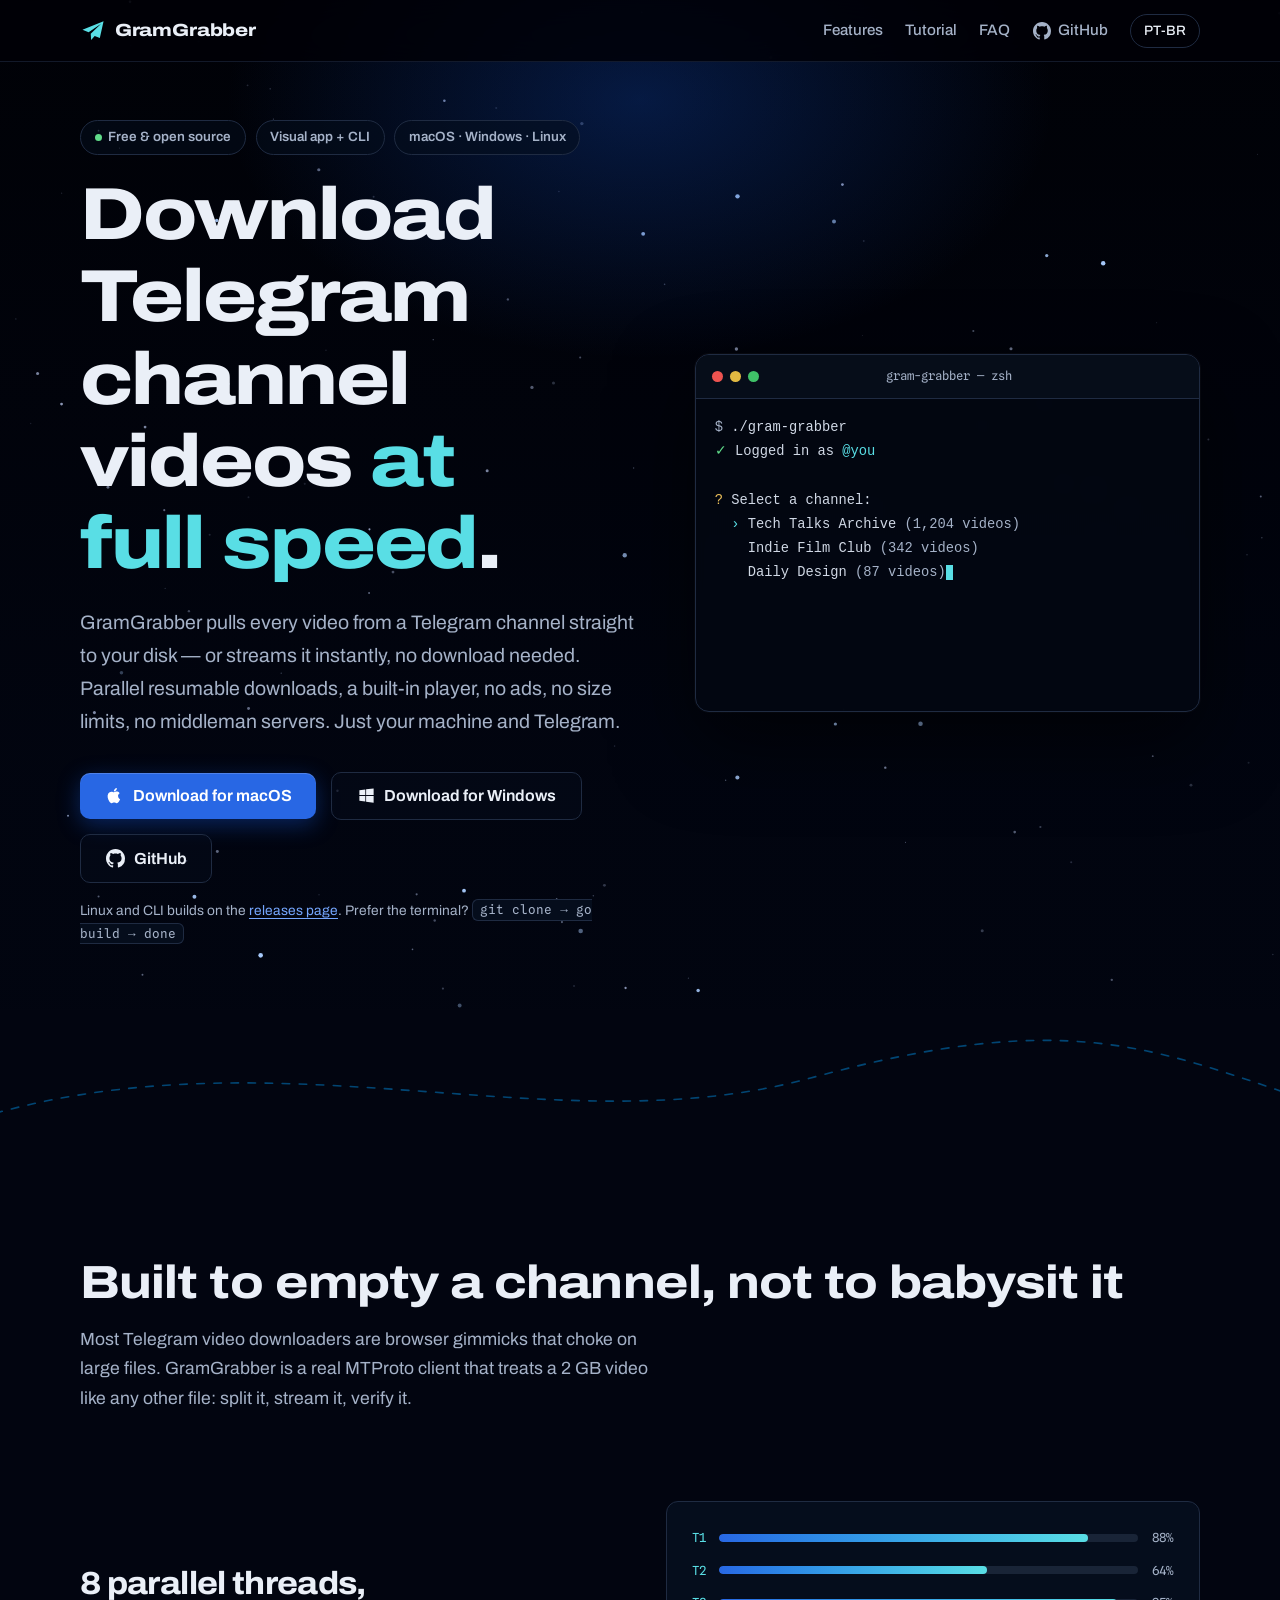
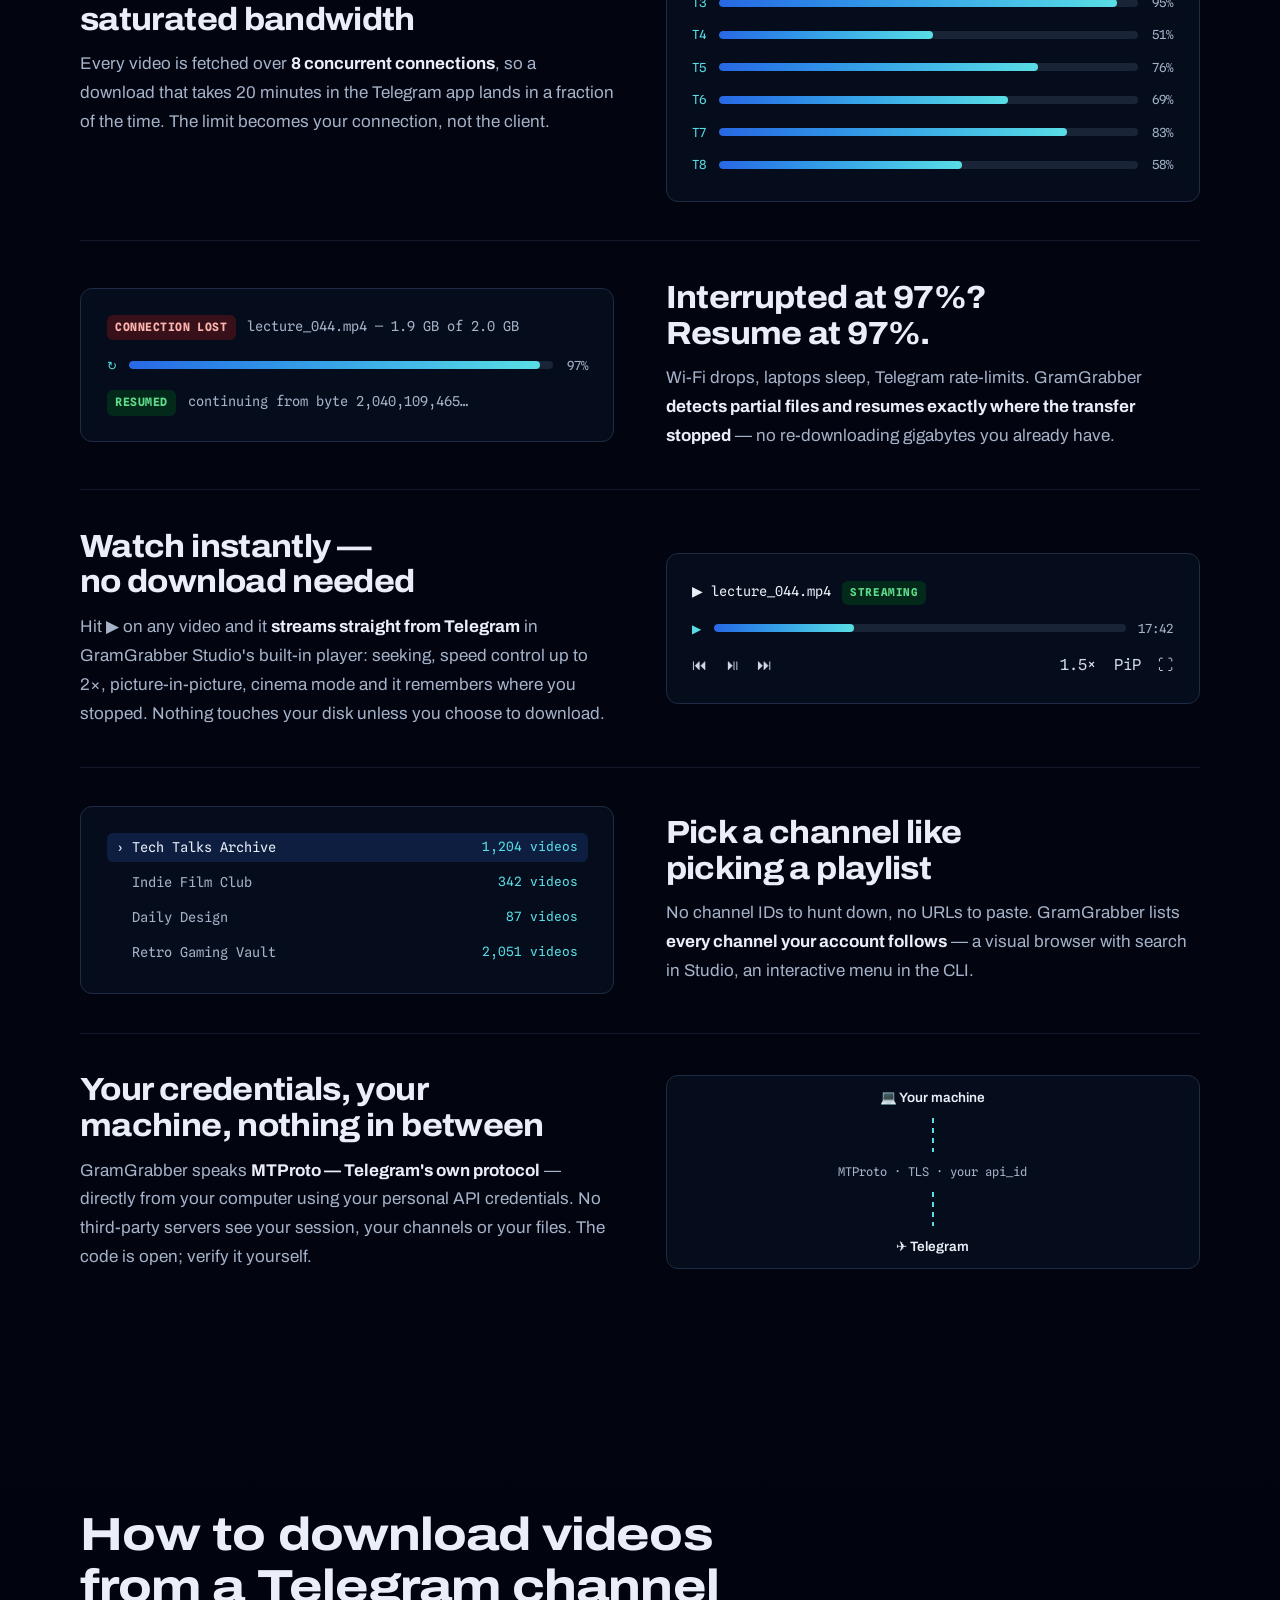
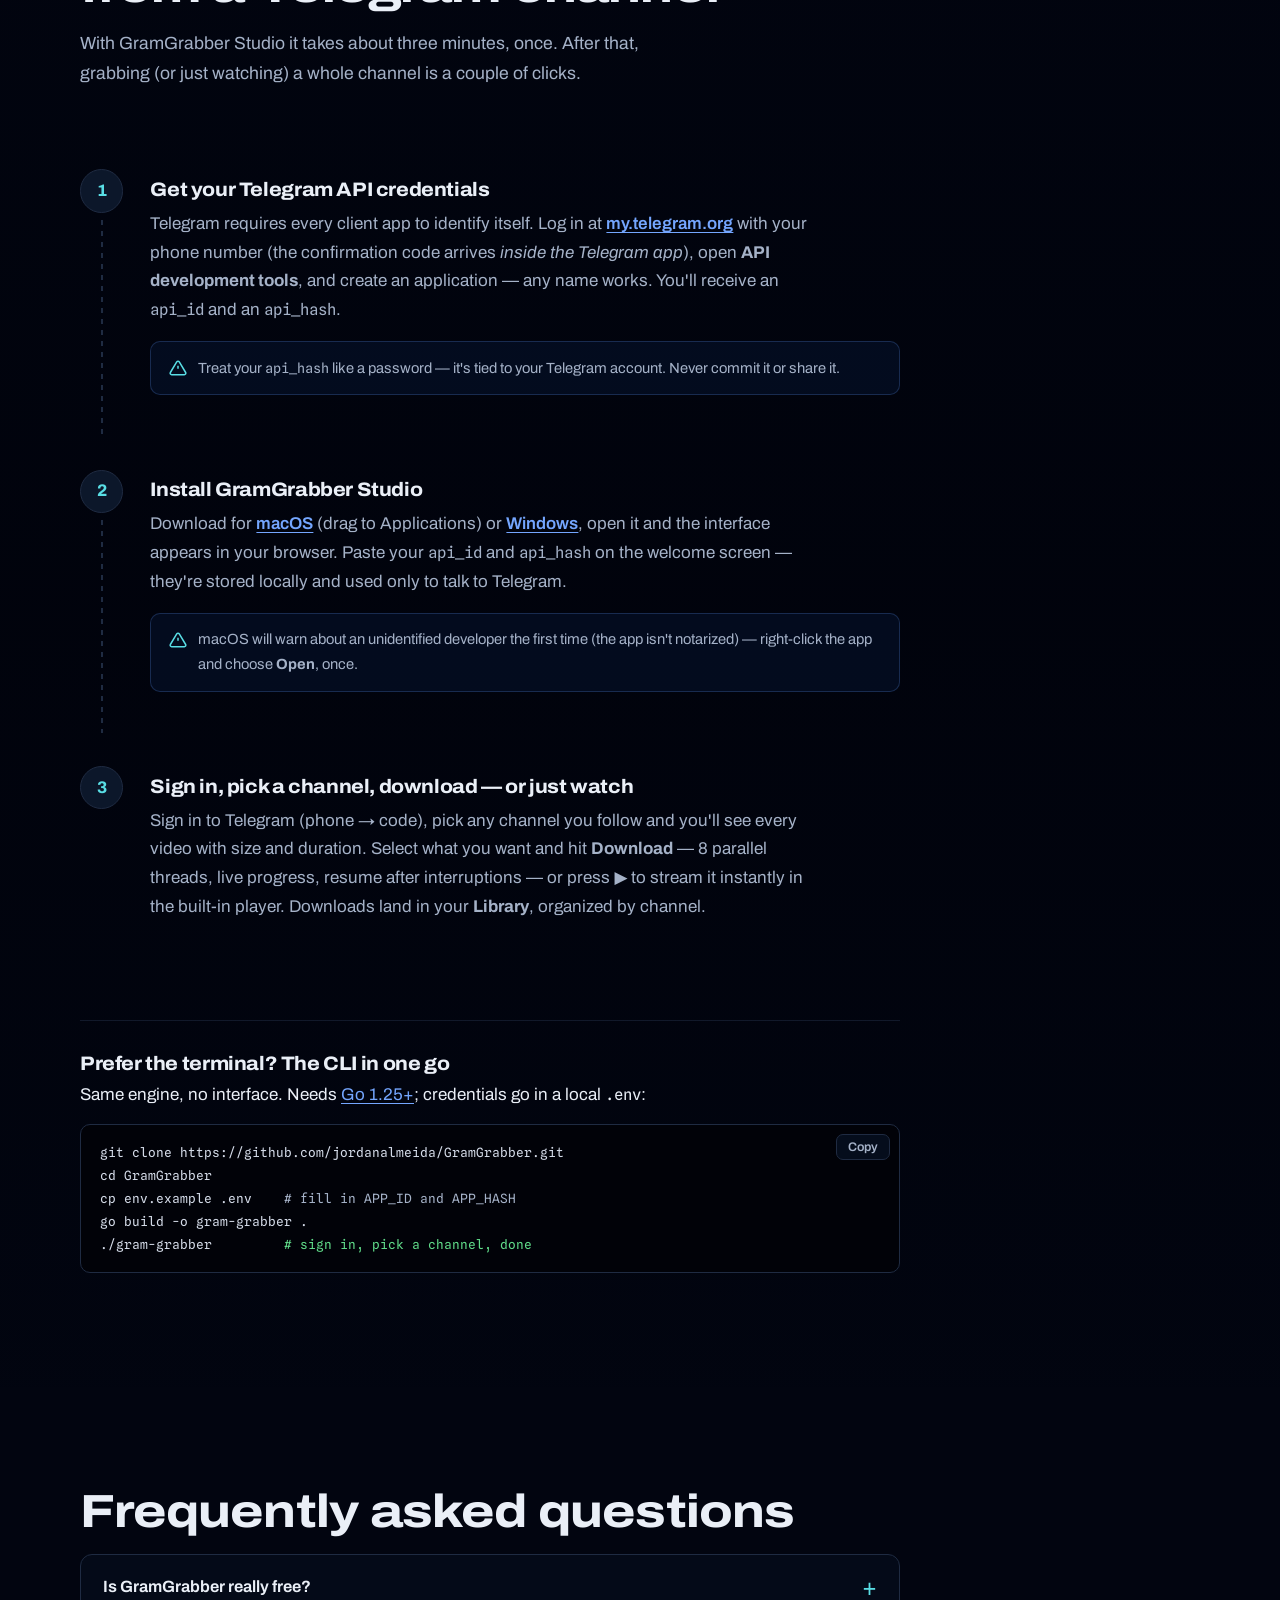
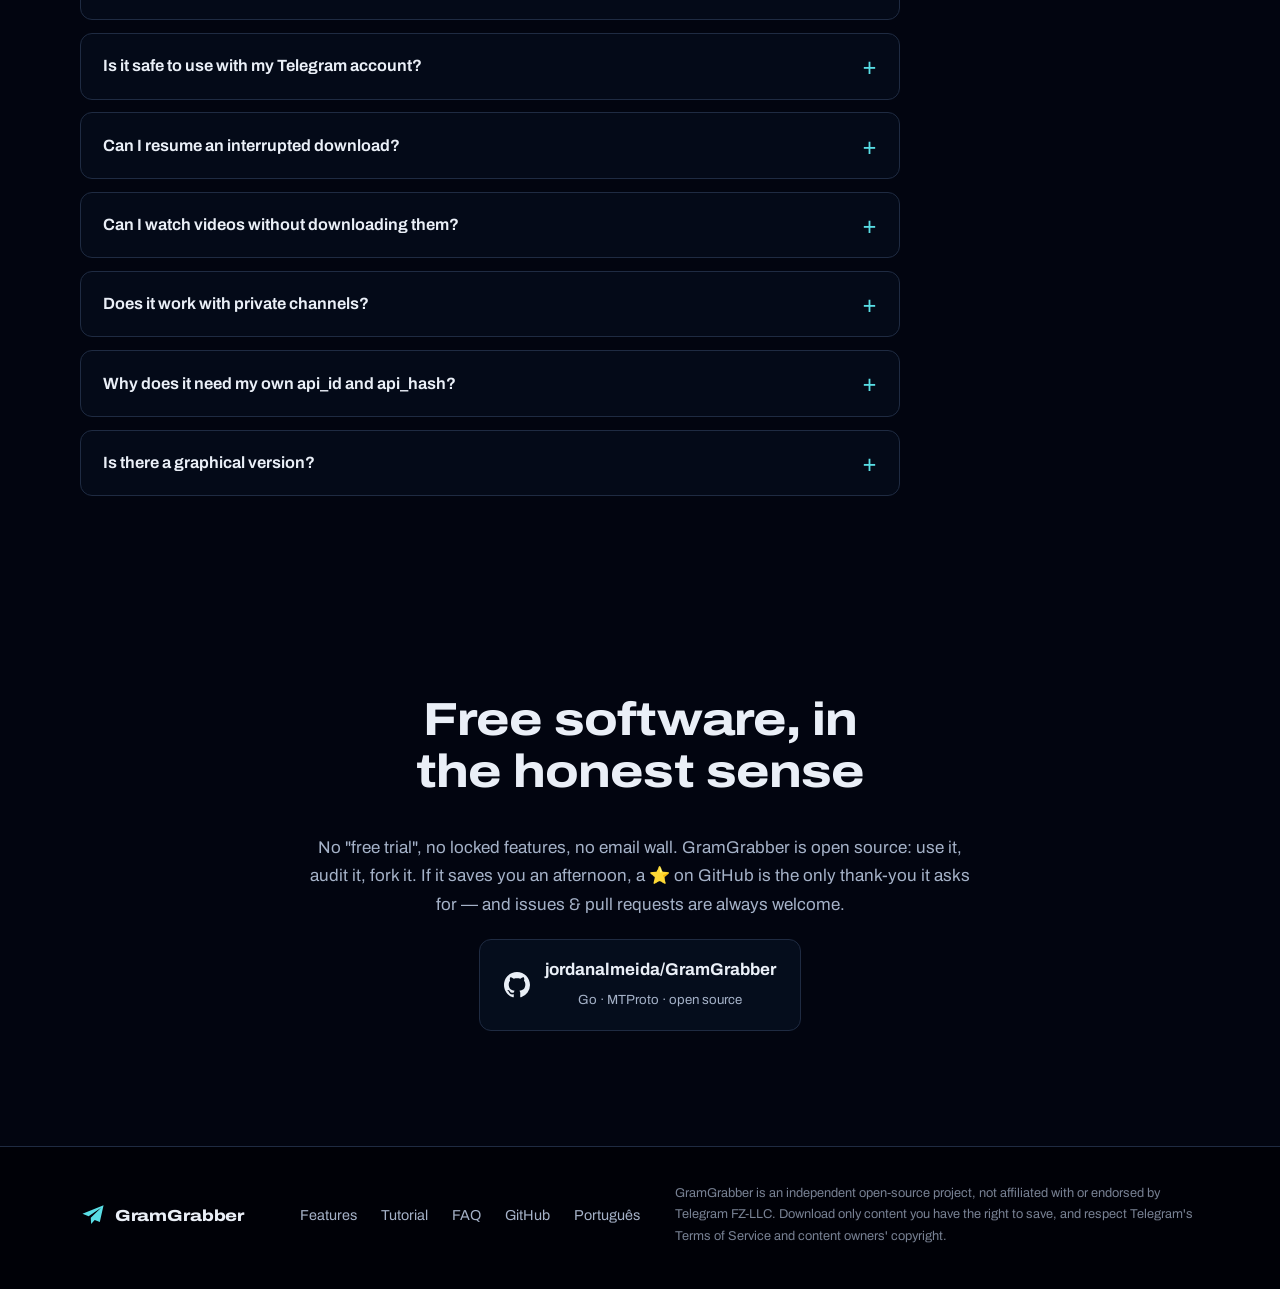
<file: docs/index.html>
<!DOCTYPE html>
<html lang="en">
<head>
<meta charset="UTF-8">
<meta name="viewport" content="width=device-width, initial-scale=1">
<title>GramGrabber — Free Open-Source Telegram Channel Video Downloader</title>
<meta name="description" content="Download videos from Telegram channels at full speed — or watch them instantly without downloading. GramGrabber is a free, open-source app for Mac, Windows and Linux with a built-in player, resumable parallel downloads and no limits.">
<link rel="canonical" href="https://jordanalmeida.github.io/GramGrabber/">
<link rel="alternate" hreflang="en" href="https://jordanalmeida.github.io/GramGrabber/">
<link rel="alternate" hreflang="pt-BR" href="https://jordanalmeida.github.io/GramGrabber/pt/">
<link rel="alternate" hreflang="x-default" href="https://jordanalmeida.github.io/GramGrabber/">
<meta name="theme-color" content="#0a0d1c">
<link rel="icon" type="image/svg+xml" href="favicon.svg">

<!-- Open Graph -->
<meta property="og:type" content="website">
<meta property="og:site_name" content="GramGrabber">
<meta property="og:title" content="GramGrabber — Free Open-Source Telegram Channel Video Downloader">
<meta property="og:description" content="Download every video from a Telegram channel — or watch instantly without downloading. Visual app for Mac/Windows/Linux with built-in player. Open source, free forever.">
<meta property="og:url" content="https://jordanalmeida.github.io/GramGrabber/">
<meta property="og:image" content="https://jordanalmeida.github.io/GramGrabber/og.png">
<meta property="og:image:width" content="1200">
<meta property="og:image:height" content="630">
<meta property="og:locale" content="en_US">
<meta property="og:locale:alternate" content="pt_BR">

<!-- Twitter -->
<meta name="twitter:card" content="summary_large_image">
<meta name="twitter:title" content="GramGrabber — Free Open-Source Telegram Channel Video Downloader">
<meta name="twitter:description" content="Download every video from a Telegram channel to your disk. 8 parallel threads, resumable, open source.">
<meta name="twitter:image" content="https://jordanalmeida.github.io/GramGrabber/og.png">

<!-- Structured data -->
<script type="application/ld+json">
{
  "@context": "https://schema.org",
  "@type": "SoftwareApplication",
  "name": "GramGrabber",
  "operatingSystem": "macOS, Linux, Windows",
  "applicationCategory": "UtilitiesApplication",
  "description": "A free, open-source app to download videos from Telegram channels with parallel resumable downloads, instant streaming playback and a built-in player. Ships as a visual app (Studio) and a CLI.",
  "url": "https://jordanalmeida.github.io/GramGrabber/",
  "downloadUrl": "https://github.com/jordanalmeida/GramGrabber/releases/latest",
  "softwareVersion": "0.1.0",
  "softwareRequirements": "Telegram API credentials",
  "offers": { "@type": "Offer", "price": "0", "priceCurrency": "USD" },
  "isAccessibleForFree": true,
  "license": "https://github.com/jordanalmeida/GramGrabber",
  "author": { "@type": "Person", "name": "Jordan Almeida", "url": "https://github.com/jordanalmeida" }
}
</script>
<script type="application/ld+json">
{
  "@context": "https://schema.org",
  "@type": "HowTo",
  "name": "How to download videos from a Telegram channel with GramGrabber",
  "description": "Install GramGrabber Studio, connect your Telegram account and download or stream every video from a channel in three steps.",
  "totalTime": "PT3M",
  "step": [
    { "@type": "HowToStep", "position": 1, "name": "Get your Telegram API credentials", "text": "Log in at my.telegram.org, open API development tools and create an application to receive your api_id and api_hash.", "url": "https://jordanalmeida.github.io/GramGrabber/#step-1" },
    { "@type": "HowToStep", "position": 2, "name": "Install GramGrabber Studio", "text": "Download the installer for macOS or Windows, open it and paste your credentials on the welcome screen.", "url": "https://jordanalmeida.github.io/GramGrabber/#step-2" },
    { "@type": "HowToStep", "position": 3, "name": "Sign in and grab videos", "text": "Sign in to Telegram in the browser interface, pick any channel you follow, then download videos at full speed or hit play to stream them instantly.", "url": "https://jordanalmeida.github.io/GramGrabber/#step-3" }
  ]
}
</script>
<script type="application/ld+json">
{
  "@context": "https://schema.org",
  "@type": "FAQPage",
  "mainEntity": [
    { "@type": "Question", "name": "Is GramGrabber really free?", "acceptedAnswer": { "@type": "Answer", "text": "Yes. GramGrabber is free and open source. There are no ads, no premium tier, no download limits and no accounts. You can read every line of code on GitHub." } },
    { "@type": "Question", "name": "Is it safe to use with my Telegram account?", "acceptedAnswer": { "@type": "Answer", "text": "GramGrabber talks directly to Telegram through the official MTProto API using your own API credentials. Nothing passes through third-party servers, and your session stays on your machine." } },
    { "@type": "Question", "name": "Can I resume an interrupted download?", "acceptedAnswer": { "@type": "Answer", "text": "Yes. GramGrabber detects partially downloaded files and offers to resume exactly where the transfer stopped." } },
    { "@type": "Question", "name": "Can I watch videos without downloading them?", "acceptedAnswer": { "@type": "Answer", "text": "Yes. In GramGrabber Studio, hit play on any video and it streams straight from Telegram with seeking — nothing is saved to disk unless you choose to download." } },
    { "@type": "Question", "name": "Does it work with private channels?", "acceptedAnswer": { "@type": "Answer", "text": "It works with any channel your Telegram account can access, including private channels you are a member of." } },
    { "@type": "Question", "name": "Why does it need my own api_id and api_hash?", "acceptedAnswer": { "@type": "Answer", "text": "Telegram requires every MTProto client to identify itself with API credentials. Using your own keeps the connection between you and Telegram only — GramGrabber never sees or stores them anywhere else." } },
    { "@type": "Question", "name": "Is there a graphical version?", "acceptedAnswer": { "@type": "Answer", "text": "Yes — GramGrabber Studio, with installers for macOS and Windows (plus a Linux binary): browse channels visually, download with live progress and watch videos in a built-in player with speed control, picture-in-picture and cinema mode. The classic CLI is also included." } }
  ]
}
</script>

<style>
/* ============ tokens ============ */
:root{
  --bg: oklch(11.5% 0.03 262);
  --bg-deep: oklch(8% 0.025 262);
  --surface: oklch(16% 0.035 262);
  --surface-2: oklch(20.5% 0.042 262);
  --line: oklch(29% 0.045 262);
  --ink: oklch(95% 0.012 262);
  --muted: oklch(76% 0.035 262);
  --primary: oklch(55% 0.2 262);
  --primary-deep: oklch(46% 0.19 262);
  --primary-bright: oklch(73% 0.145 262);
  --accent: oklch(83% 0.115 200);
  --success: oklch(80% 0.16 152);
  --amber: oklch(83% 0.13 85);
  --radius: 12px;
  --z-nav: 10;
  --z-skip: 20;
  --font-sans: "Archivo", system-ui, -apple-system, sans-serif;
  --font-mono: "Spline Sans Mono", ui-monospace, "SF Mono", Menlo, monospace;
}
*,*::before,*::after{ box-sizing:border-box; margin:0; padding:0 }
html{ scroll-behavior:smooth; scroll-padding-top:5.5rem }
@media (prefers-reduced-motion: reduce){ html{ scroll-behavior:auto } }
body{
  background:var(--bg); color:var(--ink);
  font-family:var(--font-sans); font-size:1.0625rem; line-height:1.7;
  -webkit-font-smoothing:antialiased; overflow-x:hidden;
}
img,svg,canvas{ max-width:100%; display:block }
a{ color:var(--primary-bright); text-decoration-thickness:1px; text-underline-offset:3px }
a:hover{ color:var(--accent) }
h1,h2,h3{ line-height:1.12; text-wrap:balance; font-weight:750;
  font-variation-settings:"wdth" 118; letter-spacing:-0.02em }
h2{ font-size:clamp(1.8rem, 1.1rem + 3vw, 2.9rem); margin-bottom:1rem }
h3{ font-size:1.22rem; font-variation-settings:"wdth" 108 }
p{ max-width:68ch; text-wrap:pretty }
code,kbd{ font-family:var(--font-mono); font-size:.92em }
:focus-visible{ outline:2px solid var(--accent); outline-offset:3px; border-radius:4px }
::selection{ background:var(--primary); color:#fff }

.skip-link{ position:fixed; top:-4rem; left:1rem; z-index:var(--z-skip);
  background:var(--primary); color:#fff; padding:.6rem 1rem; border-radius:8px;
  transition:top .2s ease-out }
.skip-link:focus{ top:1rem }

.wrap{ width:min(1120px, 100% - 3rem); margin-inline:auto }
@media (max-width:640px){ .wrap{ width:calc(100% - 2.5rem) } }

/* ============ nav ============ */
.nav{
  position:fixed; inset:0 0 auto 0; z-index:var(--z-nav);
  background:color-mix(in oklab, var(--bg-deep) 82%, transparent);
  backdrop-filter:blur(14px); -webkit-backdrop-filter:blur(14px);
  border-bottom:1px solid color-mix(in oklab, var(--line) 60%, transparent);
}
.nav-inner{ display:flex; align-items:center; gap:1.6rem; padding:.85rem 0 }
.brand{ display:flex; align-items:center; gap:.55rem; font-weight:800; font-size:1.1rem;
  font-variation-settings:"wdth" 120; color:var(--ink); text-decoration:none; letter-spacing:-0.01em }
.brand svg{ width:26px; height:26px }
.nav-links{ display:flex; gap:1.4rem; margin-left:auto; align-items:center }
.nav-links a{ color:var(--muted); text-decoration:none; font-size:.95rem; font-weight:500 }
.nav-links a:hover{ color:var(--ink) }
.lang-switch{ border:1px solid var(--line); border-radius:999px; padding:.28rem .8rem;
  font-size:.85rem !important; color:var(--ink) !important; white-space:nowrap }
.lang-switch:hover{ border-color:var(--primary-bright) }
.nav-gh{ display:inline-flex; align-items:center; gap:.45rem }
.nav-gh svg{ width:18px; height:18px; fill:currentColor }
@media (max-width:820px){ .nav-links a:not(.lang-switch):not(.nav-gh){ display:none } }

/* ============ hero ============ */
.hero{ position:relative; min-height:100svh; display:flex; flex-direction:column;
  justify-content:center; padding:7.5rem 0 4rem; isolation:isolate; overflow:clip;
  background:linear-gradient(180deg, var(--bg-deep) 0%, var(--bg) 78%, var(--bg) 100%) }
#sky{ position:absolute; inset:0; z-index:-2; width:100%; height:100% }
.hero-glow{ position:absolute; z-index:-1; width:min(900px,120vw); aspect-ratio:1.6;
  left:50%; top:-18%; transform:translateX(-50%);
  background:radial-gradient(ellipse at center, oklch(46% 0.19 262 / .32), transparent 65%);
  pointer-events:none }
.hero-grid{ display:grid; grid-template-columns:1.05fr .95fr; gap:3.5rem; align-items:center }
.hero-grid > *{ min-width:0 }
@media (max-width:920px){ .hero-grid{ grid-template-columns:1fr; gap:2.8rem } }
.hero h1{
  font-size:clamp(2.5rem, 1.2rem + 5.4vw, 4.6rem);
  font-weight:800; letter-spacing:-0.028em; margin:1.1rem 0 1.3rem;
}
.hero h1 em{ font-style:normal; color:var(--accent) }
.hero-sub{ font-size:clamp(1.05rem, 1rem + .35vw, 1.22rem); color:var(--muted); max-width:52ch }
.hero-badges{ display:flex; flex-wrap:wrap; gap:.6rem; align-items:center }
.pill{ display:inline-flex; align-items:center; gap:.42rem; border:1px solid var(--line);
  border-radius:999px; padding:.32rem .85rem; font-size:.84rem; font-weight:600; color:var(--muted);
  background:color-mix(in oklab, var(--surface) 55%, transparent) }
.pill .dot{ width:7px; height:7px; border-radius:50%; background:var(--success) }
.cta-row{ display:flex; flex-wrap:wrap; gap:.9rem; margin-top:2.1rem; align-items:center }
.btn{ display:inline-flex; align-items:center; gap:.55rem; font-weight:650; font-size:1rem;
  padding:.85rem 1.55rem; border-radius:10px; text-decoration:none; line-height:1;
  transition:transform .18s cubic-bezier(.22,1,.36,1), box-shadow .18s ease-out, background .18s ease-out }
.btn-primary{ background:var(--primary); color:#fff;
  box-shadow:0 6px 22px oklch(46% 0.19 262 / .45), inset 0 1px 0 oklch(100% 0 0 / .18) }
.btn-primary:hover{ background:var(--primary-deep); color:#fff; transform:translateY(-2px);
  box-shadow:0 10px 30px oklch(46% 0.19 262 / .55), inset 0 1px 0 oklch(100% 0 0 / .18) }
.btn-ghost{ border:1px solid var(--line); color:var(--ink);
  background:color-mix(in oklab, var(--surface) 45%, transparent) }
.btn-ghost:hover{ border-color:var(--primary-bright); color:var(--ink); transform:translateY(-2px) }
.btn svg{ width:19px; height:19px; fill:currentColor }
.hero-note{ font-size:.86rem; color:var(--muted); margin-top:1rem }
.hero-note code{ background:var(--surface); border:1px solid var(--line);
  padding:.15rem .45rem; border-radius:6px }

/* ============ terminal ============ */
.term{ background:oklch(13% 0.028 262 / .92); border:1px solid var(--line);
  border-radius:14px; overflow:hidden; font-family:var(--font-mono); font-size:.86rem;
  box-shadow:0 30px 80px oklch(5% 0.02 262 / .6), 0 0 0 1px oklch(100% 0 0 / .03);
  backdrop-filter:blur(6px); -webkit-backdrop-filter:blur(6px) }
.term-bar{ display:flex; align-items:center; gap:.45rem; padding:.7rem 1rem;
  border-bottom:1px solid var(--line); background:oklch(17% 0.03 262 / .8) }
.term-bar i{ width:11px; height:11px; border-radius:50%; background:var(--line) }
.term-bar i:nth-child(1){ background:oklch(65% 0.19 25) }
.term-bar i:nth-child(2){ background:oklch(80% 0.14 90) }
.term-bar i:nth-child(3){ background:oklch(72% 0.17 150) }
.term-title{ margin-left:auto; margin-right:auto; color:var(--muted); font-size:.76rem;
  transform:translateX(-1.6rem) }
.term-body{ padding:1.1rem 1.2rem 1.3rem; min-height:19.5rem; line-height:1.75;
  color:oklch(88% 0.02 262); overflow-x:auto }
@media (max-width:480px){ .term{ font-size:.7rem } .term-body{ min-height:16rem } }
.term-body .tp{ color:var(--muted) } /* prompt */
.term-body .tg{ color:var(--success) }
.term-body .tc{ color:var(--accent) }
.term-body .ta{ color:var(--amber) }
.term-body .bar-bg{ color:oklch(38% 0.05 262) }
.term-caret{ display:inline-block; width:.55em; height:1.05em; background:var(--accent);
  vertical-align:text-bottom; animation:blink 1.06s steps(1) infinite }
@keyframes blink{ 50%{ opacity:0 } }
@media (prefers-reduced-motion: reduce){ .term-caret{ animation:none } }

/* ============ flight path divider ============ */
.flight{ position:relative; height:150px; margin:-1px 0; pointer-events:none }
.flight svg{ position:absolute; inset:0; width:100%; height:100% }
.flight .path{ fill:none; stroke:oklch(55% 0.16 240 / .55); stroke-width:1.6;
  stroke-dasharray:7 9; stroke-linecap:round }
.flight .plane{ fill:var(--accent) }

/* ============ sections ============ */
section{ padding:clamp(4rem, 3rem + 4vw, 7rem) 0; position:relative }
.section-lede{ color:var(--muted); font-size:1.1rem; max-width:58ch; margin-bottom:3rem }

/* features — alternating rows */
.feat{ display:grid; grid-template-columns:1fr 1fr; gap:clamp(2rem,4vw,4.5rem);
  align-items:center; padding:clamp(2.2rem,3vw,3.4rem) 0 }
.feat + .feat{ border-top:1px solid color-mix(in oklab, var(--line) 55%, transparent) }
.feat:nth-child(even) .feat-visual{ order:-1 }
@media (max-width:820px){
  .feat{ grid-template-columns:1fr }
  .feat:nth-child(even) .feat-visual{ order:0 }
}
.feat h3{ font-size:clamp(1.4rem,1.1rem + 1.4vw,2rem); margin-bottom:.8rem }
.feat p{ color:var(--muted) }
.feat p strong{ color:var(--ink) }
.feat-visual{ background:var(--surface); border:1px solid var(--line); border-radius:var(--radius);
  padding:1.6rem; font-family:var(--font-mono); font-size:.85rem; overflow:hidden }
.threads{ display:grid; gap:.7rem }
.thread{ display:grid; grid-template-columns:auto 1fr auto; gap:.8rem; align-items:center;
  color:var(--muted) }
.thread .tno{ color:var(--accent); font-size:.78rem }
.thread .track{ height:8px; border-radius:99px; background:oklch(26% 0.04 262); overflow:hidden }
.thread .fill{ display:block; height:100%; border-radius:99px;
  background:linear-gradient(90deg, var(--primary), var(--accent));
  width:var(--w,60%); transition:width 1.4s cubic-bezier(.22,1,.36,1) }
.thread .pct{ font-size:.78rem; min-width:3.2ch; text-align:right }
.resume-demo{ display:grid; gap:.9rem; color:var(--muted) }
.resume-demo .row{ display:flex; gap:.7rem; align-items:baseline; flex-wrap:wrap }
.resume-demo .tag{ font-size:.72rem; font-weight:700; letter-spacing:.04em; padding:.18rem .55rem;
  border-radius:6px }
.tag-stop{ background:oklch(35% 0.12 25 / .5); color:oklch(85% 0.1 25) }
.tag-go{ background:oklch(32% 0.1 152 / .55); color:var(--success) }
.picker-demo{ display:grid; gap:.35rem; color:var(--muted) }
.picker-demo .sel{ color:var(--ink); background:oklch(30% 0.09 262 / .6); border-radius:6px;
  padding:.2rem .6rem; display:flex; justify-content:space-between; gap:1rem }
.picker-demo .opt{ padding:.2rem .6rem; display:flex; justify-content:space-between; gap:1rem }
.picker-demo .count{ color:var(--accent); font-size:.8rem }
.mtproto{ display:grid; gap:.6rem; justify-items:center; text-align:center; padding:.6rem 0 }
.mtproto .node{ display:flex; align-items:center; gap:.55rem; color:var(--ink); font-weight:600;
  font-family:var(--font-sans) }
.mtproto .link-line{ width:2px; height:34px;
  background:repeating-linear-gradient(180deg, var(--accent) 0 5px, transparent 5px 10px) }
.mtproto .lbl{ font-size:.75rem; color:var(--muted) }
.stream-demo{ display:grid; gap:.8rem; color:var(--muted) }
.stream-demo .sd-title{ color:var(--ink); display:flex; gap:.7rem; align-items:baseline }
.stream-demo .sd-live{ font-size:.68rem; font-weight:700; letter-spacing:.05em;
  padding:.16rem .5rem; border-radius:6px; background:oklch(32% 0.1 152 / .55);
  color:var(--success) }
.stream-demo .sd-controls{ display:flex; gap:1.1rem; align-items:center; font-size:.95rem;
  color:oklch(88% 0.02 262) }
.stream-demo .sd-gap{ flex:1 }

/* ============ tutorial ============ */
.tutorial{ background:linear-gradient(180deg, var(--bg) 0%, oklch(10% 0.03 262) 50%, var(--bg) 100%) }
.steps{ display:block; counter-reset:step; max-width:820px }
.step{ position:relative; padding:2.2rem 0 2.6rem 4.4rem }
.step::before{ counter-increment:step; content:counter(step);
  position:absolute; left:0; top:2.05rem; width:2.7rem; height:2.7rem;
  display:grid; place-items:center; border-radius:50%;
  background:var(--surface-2); border:1px solid var(--line);
  color:var(--accent); font-weight:750; font-size:1.05rem }
.step::after{ content:""; position:absolute; left:1.32rem; top:5.2rem; bottom:0; width:2px;
  background:repeating-linear-gradient(180deg, var(--line) 0 5px, transparent 5px 11px) }
.step:last-child::after{ display:none }
.step h3{ margin-bottom:.55rem; padding-top:.45rem }
.step p{ color:var(--muted); margin-bottom:1rem }
.step p a{ font-weight:600 }
.codeblock{ position:relative; background:oklch(9% 0.025 262); border:1px solid var(--line);
  border-radius:10px; margin:.9rem 0; max-width:100% }
.codeblock pre{ padding:1rem 5.2rem 1rem 1.2rem; overflow-x:auto; font-family:var(--font-mono);
  font-size:.87rem; line-height:1.65; color:oklch(89% 0.02 262) }
.codeblock .cm{ color:var(--muted) }
.codeblock .cs{ color:var(--success) }
.copy-btn{ position:absolute; top:.55rem; right:.55rem; border:1px solid var(--line);
  background:var(--surface); color:var(--muted); font-family:var(--font-sans); font-size:.78rem;
  font-weight:600; padding:.32rem .7rem; border-radius:7px; cursor:pointer;
  transition:color .15s, border-color .15s }
.copy-btn:hover{ color:var(--ink); border-color:var(--primary-bright) }
.step-tip{ display:flex; gap:.7rem; background:oklch(20% 0.06 262 / .5);
  border:1px solid oklch(38% 0.09 262 / .6); border-radius:10px; padding:.85rem 1.1rem;
  font-size:.92rem; color:var(--muted) }
.step-tip svg{ flex:none; width:18px; height:18px; margin-top:.22rem; stroke:var(--accent) }
.cli-alt{ max-width:820px; margin-top:2.5rem; padding-top:2rem;
  border-top:1px solid color-mix(in oklab, var(--line) 55%, transparent) }
.cli-alt h3{ margin-bottom:.4rem }
.cli-alt .hint{ margin-bottom:.4rem }

/* ============ faq ============ */
.faq-list{ max-width:820px; display:grid; gap:.8rem }
.faq-item{ border:1px solid var(--line); border-radius:var(--radius);
  background:color-mix(in oklab, var(--surface) 70%, transparent); overflow:hidden }
.faq-item summary{ cursor:pointer; list-style:none; display:flex; justify-content:space-between;
  gap:1rem; align-items:center; padding:1.15rem 1.4rem; font-weight:650; font-size:1.02rem }
.faq-item summary::-webkit-details-marker{ display:none }
.faq-item summary::after{ content:"+"; font-size:1.5rem; font-weight:400; color:var(--accent);
  line-height:1; transition:transform .25s cubic-bezier(.22,1,.36,1) }
.faq-item[open] summary::after{ transform:rotate(45deg) }
.faq-item .faq-a{ padding:0 1.4rem 1.25rem; color:var(--muted) }
@media (prefers-reduced-motion: reduce){ .faq-item summary::after{ transition:none } }

/* ============ open source ============ */
.oss{ text-align:center; padding-bottom:clamp(5rem,4rem + 4vw,8rem) }
.oss-inner{ max-width:680px; margin-inline:auto; display:grid; justify-items:center; gap:1.2rem }
.oss p{ color:var(--muted) }
.gh-card{ display:inline-flex; align-items:center; gap:.9rem; border:1px solid var(--line);
  border-radius:12px; padding:1rem 1.5rem; text-decoration:none; color:var(--ink);
  background:var(--surface); transition:border-color .2s, transform .2s cubic-bezier(.22,1,.36,1) }
.gh-card:hover{ border-color:var(--primary-bright); transform:translateY(-2px); color:var(--ink) }
.gh-card svg{ width:26px; height:26px; fill:var(--ink) }
.gh-card .gh-name{ font-weight:700 }
.gh-card .gh-sub{ font-size:.83rem; color:var(--muted) }

/* ============ footer ============ */
footer{ border-top:1px solid var(--line); padding:2.2rem 0 2.6rem;
  color:var(--muted); font-size:.9rem; background:var(--bg-deep) }
.foot-inner{ display:flex; flex-wrap:wrap; gap:1.2rem 2.2rem; align-items:center }
.foot-inner .brand{ font-size:1rem }
.foot-links{ display:flex; gap:1.5rem; margin-left:auto; flex-wrap:wrap }
.foot-links a{ color:var(--muted); text-decoration:none }
.foot-links a:hover{ color:var(--ink) }
.legal{ width:100%; font-size:.8rem; color:oklch(60% 0.03 262); max-width:75ch }

/* ============ reveals (JS enhancement only) ============ */
.js .reveal{ opacity:0; transform:translateY(22px);
  transition:opacity .7s ease-out, transform .7s cubic-bezier(.22,1,.36,1) }
.js .reveal.in{ opacity:1; transform:none }
@media (prefers-reduced-motion: reduce){
  .js .reveal{ opacity:1; transform:none; transition:none }
}
</style>

<link rel="preconnect" href="https://fonts.googleapis.com">
<link rel="preconnect" href="https://fonts.gstatic.com" crossorigin>
<link href="https://fonts.googleapis.com/css2?family=Archivo:wdth,wght@62..125,100..900&family=Spline+Sans+Mono:wght@400;500;600&display=swap" rel="stylesheet">
</head>
<body>
<a class="skip-link" href="#main">Skip to content</a>

<nav class="nav" aria-label="Main">
  <div class="wrap nav-inner">
    <a class="brand" href="#top" aria-label="GramGrabber home">
      <svg viewBox="0 0 32 32" aria-hidden="true"><path d="M29 4 3 14.4l7.6 3.2L26 7 13.2 19.5l.5 7.5 4.4-5 6.3 2.7L29 4Z" fill="oklch(83% 0.115 200)"/></svg>
      GramGrabber
    </a>
    <div class="nav-links">
      <a href="#features">Features</a>
      <a href="#tutorial">Tutorial</a>
      <a href="#faq">FAQ</a>
      <a class="nav-gh" href="https://github.com/jordanalmeida/GramGrabber" rel="noopener">
        <svg viewBox="0 0 16 16" aria-hidden="true"><path d="M8 0C3.58 0 0 3.58 0 8c0 3.54 2.29 6.53 5.47 7.59.4.07.55-.17.55-.38 0-.19-.01-.82-.01-1.49-2.01.37-2.53-.49-2.69-.94-.09-.23-.48-.94-.82-1.13-.28-.15-.68-.52-.01-.53.63-.01 1.08.58 1.23.82.72 1.21 1.87.87 2.33.66.07-.52.28-.87.51-1.07-1.78-.2-3.64-.89-3.64-3.95 0-.87.31-1.59.82-2.15-.08-.2-.36-1.02.08-2.12 0 0 .67-.21 2.2.82.64-.18 1.32-.27 2-.27s1.36.09 2 .27c1.53-1.04 2.2-.82 2.2-.82.44 1.1.16 1.92.08 2.12.51.56.82 1.27.82 2.15 0 3.07-1.87 3.75-3.65 3.95.29.25.54.73.54 1.48 0 1.07-.01 1.93-.01 2.2 0 .21.15.46.55.38A8.01 8.01 0 0 0 16 8c0-4.42-3.58-8-8-8Z"/></svg>
        GitHub
      </a>
      <a class="lang-switch" href="pt/" lang="pt-BR" hreflang="pt-BR">PT-BR</a>
    </div>
  </div>
</nav>

<main id="main">
<!-- ================= HERO ================= -->
<header class="hero" id="top">
  <canvas id="sky" aria-hidden="true"></canvas>
  <div class="hero-glow" aria-hidden="true"></div>
  <div class="wrap hero-grid">
    <div>
      <div class="hero-badges">
        <span class="pill"><span class="dot"></span>Free &amp; open source</span>
        <span class="pill">Visual app + CLI</span>
        <span class="pill">macOS · Windows · Linux</span>
      </div>
      <h1>Download Telegram channel videos <em>at full speed</em>.</h1>
      <p class="hero-sub">GramGrabber pulls every video from a Telegram channel straight to your disk — or streams it instantly, no download needed. Parallel resumable downloads, a built-in player, no ads, no size limits, no middleman servers. Just your machine and Telegram.</p>
      <div class="cta-row">
        <a class="btn btn-primary" href="https://github.com/jordanalmeida/GramGrabber/releases/latest/download/GramGrabber-Studio-mac.dmg">
          <svg viewBox="0 0 24 24" aria-hidden="true"><path d="M16.4 12.7c0-2.4 2-3.6 2.1-3.7-1.1-1.7-2.9-1.9-3.5-1.9-1.5-.2-2.9.9-3.7.9-.8 0-1.9-.9-3.2-.86-1.6 0-3.1 1-4 2.4-1.7 3-0.4 7.4 1.2 9.8.8 1.2 1.8 2.5 3.1 2.4 1.2-.05 1.7-.8 3.2-.8s1.9.8 3.2.77c1.3 0 2.2-1.2 3-2.4.9-1.4 1.3-2.7 1.3-2.8-.03-.01-2.6-1-2.6-3.9ZM14 5.6c.7-.8 1.1-1.9 1-3-1 .04-2.1.65-2.8 1.4-.6.7-1.2 1.8-1 2.9 1.1.1 2.2-.5 2.8-1.4Z"/></svg>
          Download for macOS
        </a>
        <a class="btn btn-ghost" href="https://github.com/jordanalmeida/GramGrabber/releases/latest/download/gram-grabber-studio_windows.exe">
          <svg viewBox="0 0 24 24" aria-hidden="true"><path d="M3 5.5 10.5 4.4v7.1H3V5.5Zm0 13 7.5 1.1v-7H3v5.9ZM11.5 4.2 21 3v8.5h-9.5V4.2Zm0 15.6L21 21v-8.5h-9.5v7.3Z"/></svg>
          Download for Windows
        </a>
        <a class="btn btn-ghost" href="https://github.com/jordanalmeida/GramGrabber" rel="noopener">
          <svg viewBox="0 0 16 16" aria-hidden="true"><path d="M8 0C3.58 0 0 3.58 0 8c0 3.54 2.29 6.53 5.47 7.59.4.07.55-.17.55-.38 0-.19-.01-.82-.01-1.49-2.01.37-2.53-.49-2.69-.94-.09-.23-.48-.94-.82-1.13-.28-.15-.68-.52-.01-.53.63-.01 1.08.58 1.23.82.72 1.21 1.87.87 2.33.66.07-.52.28-.87.51-1.07-1.78-.2-3.64-.89-3.64-3.95 0-.87.31-1.59.82-2.15-.08-.2-.36-1.02.08-2.12 0 0 .67-.21 2.2.82.64-.18 1.32-.27 2-.27s1.36.09 2 .27c1.53-1.04 2.2-.82 2.2-.82.44 1.1.16 1.92.08 2.12.51.56.82 1.27.82 2.15 0 3.07-1.87 3.75-3.65 3.95.29.25.54.73.54 1.48 0 1.07-.01 1.93-.01 2.2 0 .21.15.46.55.38A8.01 8.01 0 0 0 16 8c0-4.42-3.58-8-8-8Z"/></svg>
          GitHub
        </a>
      </div>
      <p class="hero-note">Linux and CLI builds on the <a href="https://github.com/jordanalmeida/GramGrabber/releases/latest" rel="noopener">releases page</a>. Prefer the terminal? <code>git clone → go build → done</code></p>
    </div>

    <div class="term reveal" aria-label="GramGrabber terminal demo">
      <div class="term-bar" aria-hidden="true"><i></i><i></i><i></i><span class="term-title">gram-grabber — zsh</span></div>
      <pre class="term-body" id="termDemo"><span class="tp">$</span> ./gram-grabber
<span class="tg">✓</span> Logged in as <span class="tc">@you</span>

<span class="ta">?</span> Select a channel:
  <span class="tc">›</span> Tech Talks Archive <span class="tp">(1,204 videos)</span>
    Indie Film Club <span class="tp">(342 videos)</span>
    Daily Design <span class="tp">(87 videos)</span>

<span class="tg">↓</span> Downloading with 8 threads…
 lecture_042.mp4  <span class="tc">[██████████████░░░░░░]</span> 71%  <span class="tg">38.2 MB/s</span>
 lecture_043.mp4  <span class="tc">[█████████░░░░░░░░░░░]</span> 46%  <span class="tg">35.7 MB/s</span>
 lecture_044.mp4  <span class="tc">[███████████████████░]</span> 97%  <span class="tg">40.1 MB/s</span><span class="term-caret" aria-hidden="true"></span></pre>
    </div>
  </div>
</header>

<div class="flight" aria-hidden="true">
  <svg viewBox="0 0 1200 150" preserveAspectRatio="none">
    <path class="path" id="flightPath" d="M-20,110 C260,20 520,140 760,70 S1080,40 1220,90"/>
    <g id="planeG"><path class="plane" d="M0,-7 L14,0 L0,7 L3.5,0 Z"/></g>
  </svg>
</div>

<!-- ================= FEATURES ================= -->
<section id="features" aria-labelledby="features-h">
  <div class="wrap">
    <h2 id="features-h" class="reveal">Built to empty a channel, not to babysit it</h2>
    <p class="section-lede reveal">Most Telegram video downloaders are browser gimmicks that choke on large files. GramGrabber is a real MTProto client that treats a 2&nbsp;GB video like any other file: split it, stream it, verify it.</p>

    <div class="feat reveal">
      <div>
        <h3>8 parallel threads, saturated bandwidth</h3>
        <p>Every video is fetched over <strong>8 concurrent connections</strong>, so a download that takes 20 minutes in the Telegram app lands in a fraction of the time. The limit becomes your connection, not the client.</p>
      </div>
      <div class="feat-visual threads" role="img" aria-label="Eight download threads running in parallel">
        <div class="thread"><span class="tno">T1</span><span class="track"><span class="fill" style="--w:88%"></span></span><span class="pct">88%</span></div>
        <div class="thread"><span class="tno">T2</span><span class="track"><span class="fill" style="--w:64%"></span></span><span class="pct">64%</span></div>
        <div class="thread"><span class="tno">T3</span><span class="track"><span class="fill" style="--w:95%"></span></span><span class="pct">95%</span></div>
        <div class="thread"><span class="tno">T4</span><span class="track"><span class="fill" style="--w:51%"></span></span><span class="pct">51%</span></div>
        <div class="thread"><span class="tno">T5</span><span class="track"><span class="fill" style="--w:76%"></span></span><span class="pct">76%</span></div>
        <div class="thread"><span class="tno">T6</span><span class="track"><span class="fill" style="--w:69%"></span></span><span class="pct">69%</span></div>
        <div class="thread"><span class="tno">T7</span><span class="track"><span class="fill" style="--w:83%"></span></span><span class="pct">83%</span></div>
        <div class="thread"><span class="tno">T8</span><span class="track"><span class="fill" style="--w:58%"></span></span><span class="pct">58%</span></div>
      </div>
    </div>

    <div class="feat reveal">
      <div>
        <h3>Interrupted at 97%? Resume at 97%.</h3>
        <p>Wi-Fi drops, laptops sleep, Telegram rate-limits. GramGrabber <strong>detects partial files and resumes exactly where the transfer stopped</strong> — no re-downloading gigabytes you already have.</p>
      </div>
      <div class="feat-visual resume-demo" role="img" aria-label="A download interrupted at 97 percent resuming from the same point">
        <div class="row"><span class="tag tag-stop">CONNECTION LOST</span><span>lecture_044.mp4 — 1.9 GB of 2.0 GB</span></div>
        <div class="thread"><span class="tno">↻</span><span class="track"><span class="fill" style="--w:97%"></span></span><span class="pct">97%</span></div>
        <div class="row"><span class="tag tag-go">RESUMED</span><span>continuing from byte 2,040,109,465…</span></div>
      </div>
    </div>

    <div class="feat reveal">
      <div>
        <h3>Watch instantly — no download needed</h3>
        <p>Hit ▶ on any video and it <strong>streams straight from Telegram</strong> in GramGrabber Studio's built-in player: seeking, speed control up to 2×, picture-in-picture, cinema mode and it remembers where you stopped. Nothing touches your disk unless you choose to download.</p>
      </div>
      <div class="feat-visual stream-demo" role="img" aria-label="Built-in player streaming a video with progress and controls">
        <div class="sd-title">▶ lecture_044.mp4 <span class="sd-live">STREAMING</span></div>
        <div class="thread"><span class="tno">▶</span><span class="track"><span class="fill" style="--w:34%"></span></span><span class="pct">17:42</span></div>
        <div class="sd-controls"><span>⏮</span><span>⏯</span><span>⏭</span><span class="sd-gap"></span><span>1.5×</span><span>PiP</span><span>⛶</span></div>
      </div>
    </div>

    <div class="feat reveal">
      <div>
        <h3>Pick a channel like picking a playlist</h3>
        <p>No channel IDs to hunt down, no URLs to paste. GramGrabber lists <strong>every channel your account follows</strong> — a visual browser with search in Studio, an interactive menu in the CLI.</p>
      </div>
      <div class="feat-visual picker-demo" role="img" aria-label="Interactive channel selection menu">
        <div class="sel"><span>› Tech Talks Archive</span><span class="count">1,204 videos</span></div>
        <div class="opt"><span>&nbsp;&nbsp;Indie Film Club</span><span class="count">342 videos</span></div>
        <div class="opt"><span>&nbsp;&nbsp;Daily Design</span><span class="count">87 videos</span></div>
        <div class="opt"><span>&nbsp;&nbsp;Retro Gaming Vault</span><span class="count">2,051 videos</span></div>
      </div>
    </div>

    <div class="feat reveal">
      <div>
        <h3>Your credentials, your machine, nothing in between</h3>
        <p>GramGrabber speaks <strong>MTProto — Telegram's own protocol</strong> — directly from your computer using your personal API credentials. No third-party servers see your session, your channels or your files. The code is open; verify it yourself.</p>
      </div>
      <div class="feat-visual mtproto" role="img" aria-label="Diagram: your machine connects directly to Telegram with no server in between">
        <div class="node">💻 Your machine</div>
        <div class="link-line"></div>
        <div class="lbl">MTProto · TLS · your api_id</div>
        <div class="link-line"></div>
        <div class="node">✈️ Telegram</div>
      </div>
    </div>
  </div>
</section>

<!-- ================= TUTORIAL ================= -->
<section id="tutorial" class="tutorial" aria-labelledby="tutorial-h">
  <div class="wrap">
    <h2 id="tutorial-h" class="reveal">How to download videos from a Telegram channel</h2>
    <p class="section-lede reveal">With GramGrabber Studio it takes about three minutes, once. After that, grabbing (or just watching) a whole channel is a couple of clicks.</p>

    <div class="steps">
      <div class="step reveal" id="step-1">
        <h3>Get your Telegram API credentials</h3>
        <p>Telegram requires every client app to identify itself. Log in at <a href="https://my.telegram.org" rel="noopener">my.telegram.org</a> with your phone number (the confirmation code arrives <em>inside the Telegram app</em>), open <strong>API development tools</strong>, and create an application — any name works. You'll receive an <code>api_id</code> and an <code>api_hash</code>.</p>
        <div class="step-tip">
          <svg viewBox="0 0 24 24" fill="none" stroke-width="2" aria-hidden="true"><path d="M12 9v4m0 4h.01M10.3 3.9 1.8 18a2 2 0 0 0 1.7 3h17a2 2 0 0 0 1.7-3L13.7 3.9a2 2 0 0 0-3.4 0Z"/></svg>
          <span>Treat your <code>api_hash</code> like a password — it's tied to your Telegram account. Never commit it or share it.</span>
        </div>
      </div>

      <div class="step reveal" id="step-2">
        <h3>Install GramGrabber Studio</h3>
        <p>Download for <a href="https://github.com/jordanalmeida/GramGrabber/releases/latest/download/GramGrabber-Studio-mac.dmg">macOS</a> (drag to Applications) or <a href="https://github.com/jordanalmeida/GramGrabber/releases/latest/download/gram-grabber-studio_windows.exe">Windows</a>, open it and the interface appears in your browser. Paste your <code>api_id</code> and <code>api_hash</code> on the welcome screen — they're stored locally and used only to talk to Telegram.</p>
        <div class="step-tip">
          <svg viewBox="0 0 24 24" fill="none" stroke-width="2" aria-hidden="true"><path d="M12 9v4m0 4h.01M10.3 3.9 1.8 18a2 2 0 0 0 1.7 3h17a2 2 0 0 0 1.7-3L13.7 3.9a2 2 0 0 0-3.4 0Z"/></svg>
          <span>macOS will warn about an unidentified developer the first time (the app isn't notarized) — right-click the app and choose <strong>Open</strong>, once.</span>
        </div>
      </div>

      <div class="step reveal" id="step-3">
        <h3>Sign in, pick a channel, download — or just watch</h3>
        <p>Sign in to Telegram (phone → code), pick any channel you follow and you'll see every video with size and duration. Select what you want and hit <strong>Download</strong> — 8 parallel threads, live progress, resume after interruptions — or press <strong>▶</strong> to stream it instantly in the built-in player. Downloads land in your <strong>Library</strong>, organized by channel.</p>
      </div>
    </div>

    <div class="cli-alt reveal">
      <h3 id="cli">Prefer the terminal? The CLI in one go</h3>
      <p class="hint">Same engine, no interface. Needs <a href="https://go.dev/dl/" rel="noopener">Go 1.25+</a>; credentials go in a local <code>.env</code>:</p>
      <div class="codeblock"><pre><code>git clone https://github.com/jordanalmeida/GramGrabber.git
cd GramGrabber
cp env.example .env    <span class="cm"># fill in APP_ID and APP_HASH</span>
go build -o gram-grabber .
./gram-grabber         <span class="cs"># sign in, pick a channel, done</span></code></pre><button class="copy-btn" type="button" aria-label="Copy CLI commands">Copy</button></div>
    </div>
  </div>
</section>

<!-- ================= FAQ ================= -->
<section id="faq" aria-labelledby="faq-h">
  <div class="wrap">
    <h2 id="faq-h" class="reveal">Frequently asked questions</h2>
    <div class="faq-list">
      <details class="faq-item reveal">
        <summary>Is GramGrabber really free?</summary>
        <div class="faq-a"><p>Yes — free and open source, forever. No ads, no premium tier, no download limits, no accounts, no telemetry. You can read every line of code <a href="https://github.com/jordanalmeida/GramGrabber" rel="noopener">on GitHub</a>.</p></div>
      </details>
      <details class="faq-item reveal">
        <summary>Is it safe to use with my Telegram account?</summary>
        <div class="faq-a"><p>GramGrabber connects directly to Telegram through the official MTProto API — the same protocol the official apps use — with your own credentials. Nothing passes through third-party servers, and your session file stays on your machine.</p></div>
      </details>
      <details class="faq-item reveal">
        <summary>Can I resume an interrupted download?</summary>
        <div class="faq-a"><p>Yes. GramGrabber detects partially downloaded files and offers to continue exactly where the transfer stopped — even after a crash, a network drop or a reboot.</p></div>
      </details>
      <details class="faq-item reveal">
        <summary>Can I watch videos without downloading them?</summary>
        <div class="faq-a"><p>Yes. In GramGrabber Studio, hit ▶ on any video and it streams straight from Telegram with seeking, speed control and picture-in-picture — nothing is saved to disk unless you choose to download.</p></div>
      </details>
      <details class="faq-item reveal">
        <summary>Does it work with private channels?</summary>
        <div class="faq-a"><p>It works with any channel your Telegram account can access, including private channels you're a member of. It cannot (and will not) access channels you don't belong to.</p></div>
      </details>
      <details class="faq-item reveal">
        <summary>Why does it need my own api_id and api_hash?</summary>
        <div class="faq-a"><p>Telegram requires every MTProto client to identify itself with API credentials. Using your own keeps the connection strictly between you and Telegram — GramGrabber never sees, stores or transmits them anywhere else. Getting them takes two minutes at <a href="https://my.telegram.org" rel="noopener">my.telegram.org</a> (covered in <a href="#step-1">step 1 of the tutorial</a>).</p></div>
      </details>
      <details class="faq-item reveal">
        <summary>Is there a graphical version?</summary>
        <div class="faq-a"><p>Yes — <strong>GramGrabber Studio</strong>, with installers for <a href="https://github.com/jordanalmeida/GramGrabber/releases/latest/download/GramGrabber-Studio-mac.dmg">macOS</a> and <a href="https://github.com/jordanalmeida/GramGrabber/releases/latest/download/gram-grabber-studio_windows.exe">Windows</a> (plus a Linux binary): browse channels visually, download with live progress and watch videos in a built-in player with speed control, picture-in-picture and cinema mode. The classic CLI is also included.</p></div>
      </details>
    </div>
  </div>
</section>

<!-- ================= OPEN SOURCE ================= -->
<section class="oss" aria-labelledby="oss-h">
  <div class="wrap oss-inner">
    <h2 id="oss-h" class="reveal">Free software, in the honest sense</h2>
    <p class="reveal">No "free trial", no locked features, no email wall. GramGrabber is open source: use it, audit it, fork it. If it saves you an afternoon, a ⭐ on GitHub is the only thank-you it asks for — and issues &amp; pull requests are always welcome.</p>
    <a class="gh-card reveal" href="https://github.com/jordanalmeida/GramGrabber" rel="noopener">
      <svg viewBox="0 0 16 16" aria-hidden="true"><path d="M8 0C3.58 0 0 3.58 0 8c0 3.54 2.29 6.53 5.47 7.59.4.07.55-.17.55-.38 0-.19-.01-.82-.01-1.49-2.01.37-2.53-.49-2.69-.94-.09-.23-.48-.94-.82-1.13-.28-.15-.68-.52-.01-.53.63-.01 1.08.58 1.23.82.72 1.21 1.87.87 2.33.66.07-.52.28-.87.51-1.07-1.78-.2-3.64-.89-3.64-3.95 0-.87.31-1.59.82-2.15-.08-.2-.36-1.02.08-2.12 0 0 .67-.21 2.2.82.64-.18 1.32-.27 2-.27s1.36.09 2 .27c1.53-1.04 2.2-.82 2.2-.82.44 1.1.16 1.92.08 2.12.51.56.82 1.27.82 2.15 0 3.07-1.87 3.75-3.65 3.95.29.25.54.73.54 1.48 0 1.07-.01 1.93-.01 2.2 0 .21.15.46.55.38A8.01 8.01 0 0 0 16 8c0-4.42-3.58-8-8-8Z"/></svg>
      <span><span class="gh-name">jordanalmeida/GramGrabber</span><br><span class="gh-sub">Go · MTProto · open source</span></span>
    </a>
  </div>
</section>
</main>

<footer>
  <div class="wrap foot-inner">
    <a class="brand" href="#top">
      <svg viewBox="0 0 32 32" aria-hidden="true" width="22" height="22"><path d="M29 4 3 14.4l7.6 3.2L26 7 13.2 19.5l.5 7.5 4.4-5 6.3 2.7L29 4Z" fill="oklch(83% 0.115 200)"/></svg>
      GramGrabber
    </a>
    <div class="foot-links">
      <a href="#features">Features</a>
      <a href="#tutorial">Tutorial</a>
      <a href="#faq">FAQ</a>
      <a href="https://github.com/jordanalmeida/GramGrabber" rel="noopener">GitHub</a>
      <a href="pt/" lang="pt-BR" hreflang="pt-BR">Português</a>
    </div>
    <p class="legal">GramGrabber is an independent open-source project, not affiliated with or endorsed by Telegram FZ-LLC. Download only content you have the right to save, and respect Telegram's Terms of Service and content owners' copyright.</p>
  </div>
</footer>

<script>
document.documentElement.classList.add('js');
const reduced = matchMedia('(prefers-reduced-motion: reduce)').matches;

/* ---------- scroll reveals ---------- */
const io = new IntersectionObserver(es => es.forEach(e => {
  if (e.isIntersecting) { e.target.classList.add('in'); io.unobserve(e.target); }
}), { rootMargin: '0px 0px -8% 0px', threshold: 0.08 });
document.querySelectorAll('.reveal').forEach(el => io.observe(el));
/* safety: everything visible after 2.5s no matter what */
setTimeout(() => document.querySelectorAll('.reveal').forEach(el => el.classList.add('in')), 2500);

/* ---------- night-sky canvas: 3 parallax depth layers ---------- */
(() => {
  const cv = document.getElementById('sky');
  if (!cv) return;
  const ctx = cv.getContext('2d');
  let w, h, dpr, stars = [], streaks = [];
  const LAYERS = [
    { n: 70, size: [0.5, 1.1], speed: 0.008, par: 0.12, alpha: 0.45 },
    { n: 45, size: [0.9, 1.7], speed: 0.016, par: 0.28, alpha: 0.7 },
    { n: 22, size: [1.4, 2.4], speed: 0.028, par: 0.5,  alpha: 1 }
  ];
  function resize() {
    dpr = Math.min(devicePixelRatio || 1, 2);
    w = cv.clientWidth; h = cv.clientHeight;
    cv.width = w * dpr; cv.height = h * dpr;
    ctx.setTransform(dpr, 0, 0, dpr, 0, 0);
    stars = [];
    LAYERS.forEach((L, li) => {
      for (let i = 0; i < L.n; i++) stars.push({
        x: Math.random() * w, y: Math.random() * h,
        r: L.size[0] + Math.random() * (L.size[1] - L.size[0]),
        tw: Math.random() * Math.PI * 2, li
      });
    });
  }
  function spawnStreak() {
    if (streaks.length > 2) return;
    const y = h * (0.15 + Math.random() * 0.5);
    streaks.push({ x: -60, y, vx: 6 + Math.random() * 4, vy: -0.4 - Math.random() * 0.5, life: 1 });
  }
  let scrollY = 0, t = 0;
  addEventListener('scroll', () => { scrollY = window.scrollY; }, { passive: true });
  function frame() {
    ctx.clearRect(0, 0, w, h);
    t += 0.016;
    for (const s of stars) {
      const L = LAYERS[s.li];
      s.x += L.speed; if (s.x > w + 4) s.x = -4;
      const twinkle = 0.65 + 0.35 * Math.sin(t * 1.4 + s.tw);
      const py = (s.y + scrollY * L.par) % (h + 8);
      ctx.globalAlpha = L.alpha * twinkle;
      ctx.fillStyle = s.li === 2 ? 'rgb(170,205,255)' : 'rgb(200,215,255)';
      ctx.beginPath(); ctx.arc(s.x, py, s.r, 0, 7); ctx.fill();
    }
    for (let i = streaks.length - 1; i >= 0; i--) {
      const k = streaks[i];
      k.x += k.vx; k.y += k.vy; k.life -= 0.008;
      if (k.life <= 0 || k.x > w + 80) { streaks.splice(i, 1); continue; }
      const grad = ctx.createLinearGradient(k.x - 70, k.y + 8, k.x, k.y);
      grad.addColorStop(0, 'rgba(120,190,255,0)');
      grad.addColorStop(1, `rgba(150,210,255,${0.5 * k.life})`);
      ctx.strokeStyle = grad; ctx.lineWidth = 1.4; ctx.globalAlpha = 1;
      ctx.beginPath(); ctx.moveTo(k.x - 70, k.y + 8); ctx.lineTo(k.x, k.y); ctx.stroke();
    }
    if (Math.random() < 0.004) spawnStreak();
    requestAnimationFrame(frame);
  }
  resize();
  addEventListener('resize', resize);
  if (reduced) { // static frame only
    for (const s of stars) {
      const L = LAYERS[s.li];
      ctx.globalAlpha = L.alpha * 0.8;
      ctx.fillStyle = 'rgb(200,215,255)';
      ctx.beginPath(); ctx.arc(s.x, s.y, s.r, 0, 7); ctx.fill();
    }
  } else requestAnimationFrame(frame);
})();

/* ---------- flight path: plane follows the curve on scroll ---------- */
(() => {
  const path = document.getElementById('flightPath');
  const plane = document.getElementById('planeG');
  if (!path || !plane) return;
  const len = path.getTotalLength();
  path.style.strokeDasharray = '7 9';
  function place(p) {
    const pt = path.getPointAtLength(p * len);
    const ahead = path.getPointAtLength(Math.min(len, p * len + 2));
    const ang = Math.atan2(ahead.y - pt.y, ahead.x - pt.x) * 180 / Math.PI;
    plane.setAttribute('transform', `translate(${pt.x},${pt.y}) rotate(${ang})`);
  }
  if (reduced) { place(0.62); return; }
  const wrap = path.closest('.flight');
  function onScroll() {
    const r = wrap.getBoundingClientRect();
    const vh = innerHeight;
    const prog = Math.min(1, Math.max(0, (vh - r.top) / (vh + r.height)));
    place(prog);
  }
  addEventListener('scroll', onScroll, { passive: true });
  onScroll();
})();

/* ---------- terminal typing demo ---------- */
(() => {
  const el = document.getElementById('termDemo');
  if (!el || reduced) return; // reduced motion: keep the full static frame
  const finalHTML = el.innerHTML;
  const script = [
    { html: '<span class="tp">$</span> ./gram-grabber<span class="term-caret"></span>', wait: 900 },
    { html: '<span class="tp">$</span> ./gram-grabber\n<span class="tg">✓</span> Logged in as <span class="tc">@you</span>\n\n<span class="ta">?</span> Select a channel:\n  <span class="tc">›</span> Tech Talks Archive <span class="tp">(1,204 videos)</span>\n    Indie Film Club <span class="tp">(342 videos)</span>\n    Daily Design <span class="tp">(87 videos)</span><span class="term-caret"></span>', wait: 1600 },
    { html: null, wait: 0 } // final frame
  ];
  let i = 0;
  function next() {
    if (i >= script.length - 1) { el.innerHTML = finalHTML; animateBars(); return; }
    el.innerHTML = script[i].html;
    setTimeout(next, script[i++].wait);
  }
  const BARS = [[71, 38.2], [46, 35.7], [97, 40.1]];
  let animated = false;
  function animateBars() {
    if (animated) return; animated = true;
    let p = [8, 3, 22];
    const iv = setInterval(() => {
      let done = true;
      const lines = el.innerHTML;
      p = p.map((v, j) => {
        const target = BARS[j][0];
        if (v < target) { done = false; return Math.min(target, v + 1 + Math.random() * 2.4); }
        return v;
      });
      // rebuild the three bar lines
      const names = ['lecture_042.mp4', 'lecture_043.mp4', 'lecture_044.mp4'];
      const barLines = p.map((v, j) => {
        const filled = Math.round(v / 5), rest = 20 - filled;
        return ` ${names[j]}  <span class="tc">[${'█'.repeat(filled)}${'░'.repeat(rest)}]</span> ${String(Math.round(v)).padStart(2)}%  <span class="tg">${BARS[j][1]} MB/s</span>`;
      });
      el.innerHTML = '<span class="tp">$</span> ./gram-grabber\n<span class="tg">✓</span> Logged in as <span class="tc">@you</span>\n\n<span class="ta">?</span> Select a channel:\n  <span class="tc">›</span> Tech Talks Archive <span class="tp">(1,204 videos)</span>\n    Indie Film Club <span class="tp">(342 videos)</span>\n    Daily Design <span class="tp">(87 videos)</span>\n\n<span class="tg">↓</span> Downloading with 8 threads…\n' + barLines.join('\n') + '<span class="term-caret"></span>';
      if (done) clearInterval(iv);
    }, 90);
  }
  const tio = new IntersectionObserver(es => {
    if (es[0].isIntersecting) { tio.disconnect(); next(); }
  }, { threshold: 0.4 });
  tio.observe(el);
})();

/* ---------- copy buttons ---------- */
document.querySelectorAll('.copy-btn').forEach(btn => {
  btn.addEventListener('click', async () => {
    const code = btn.parentElement.querySelector('pre').innerText;
    try {
      await navigator.clipboard.writeText(code);
      const old = btn.textContent; btn.textContent = '✓ Copied';
      setTimeout(() => { btn.textContent = old; }, 1600);
    } catch { btn.textContent = 'Select & copy'; }
  });
});
</script>
</body>
</html>
</file>
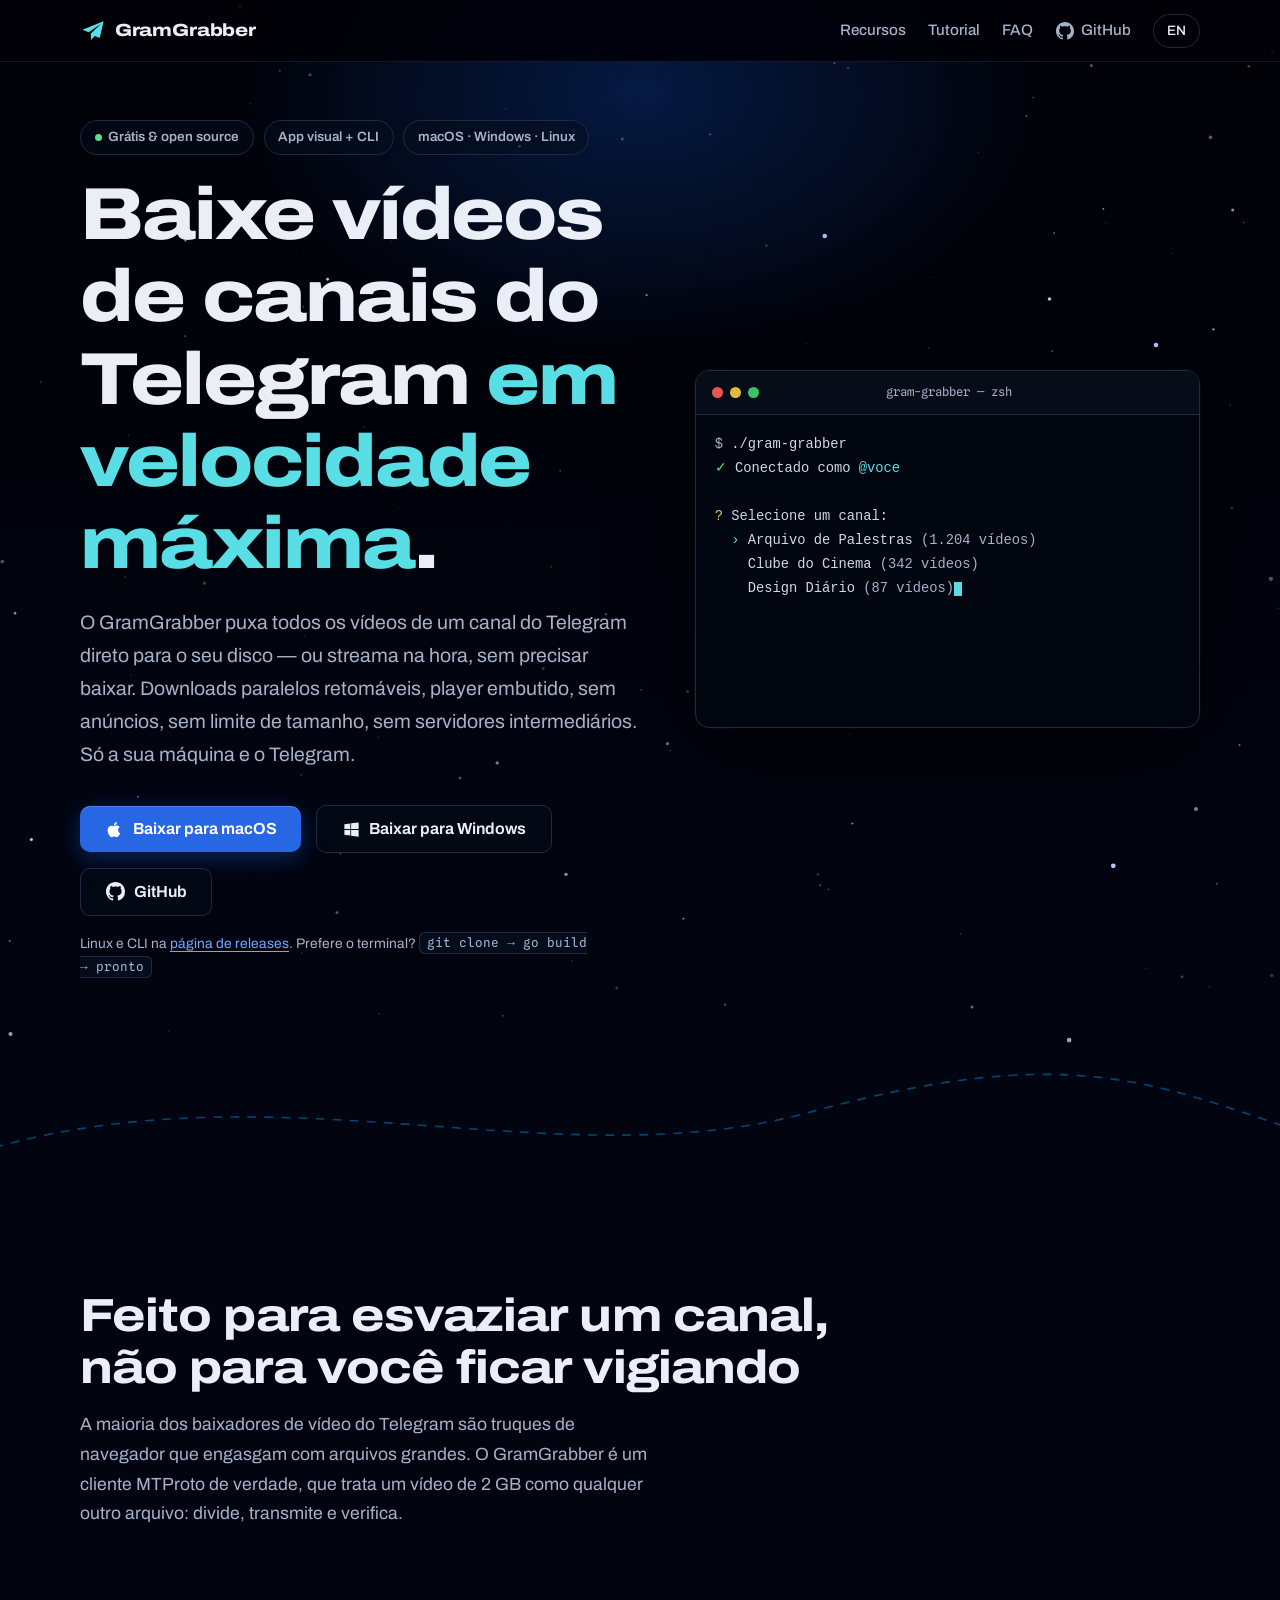
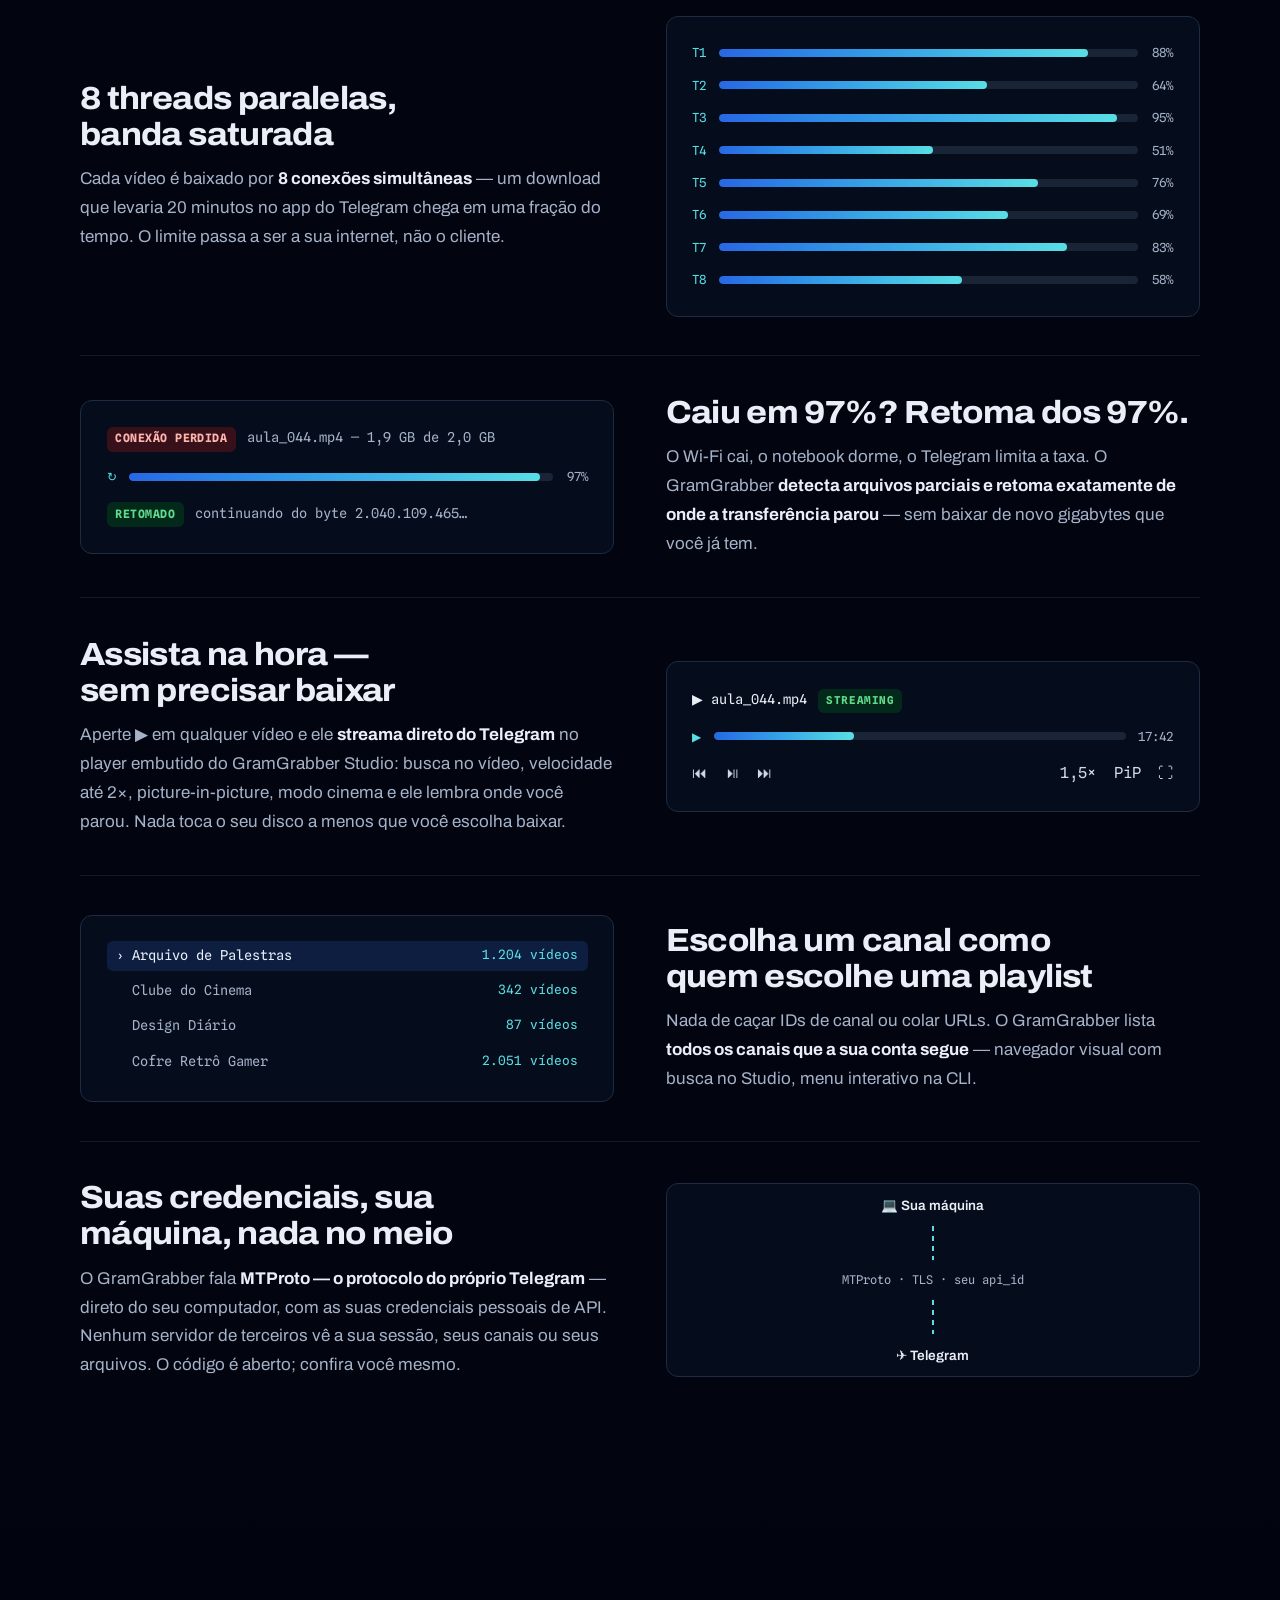
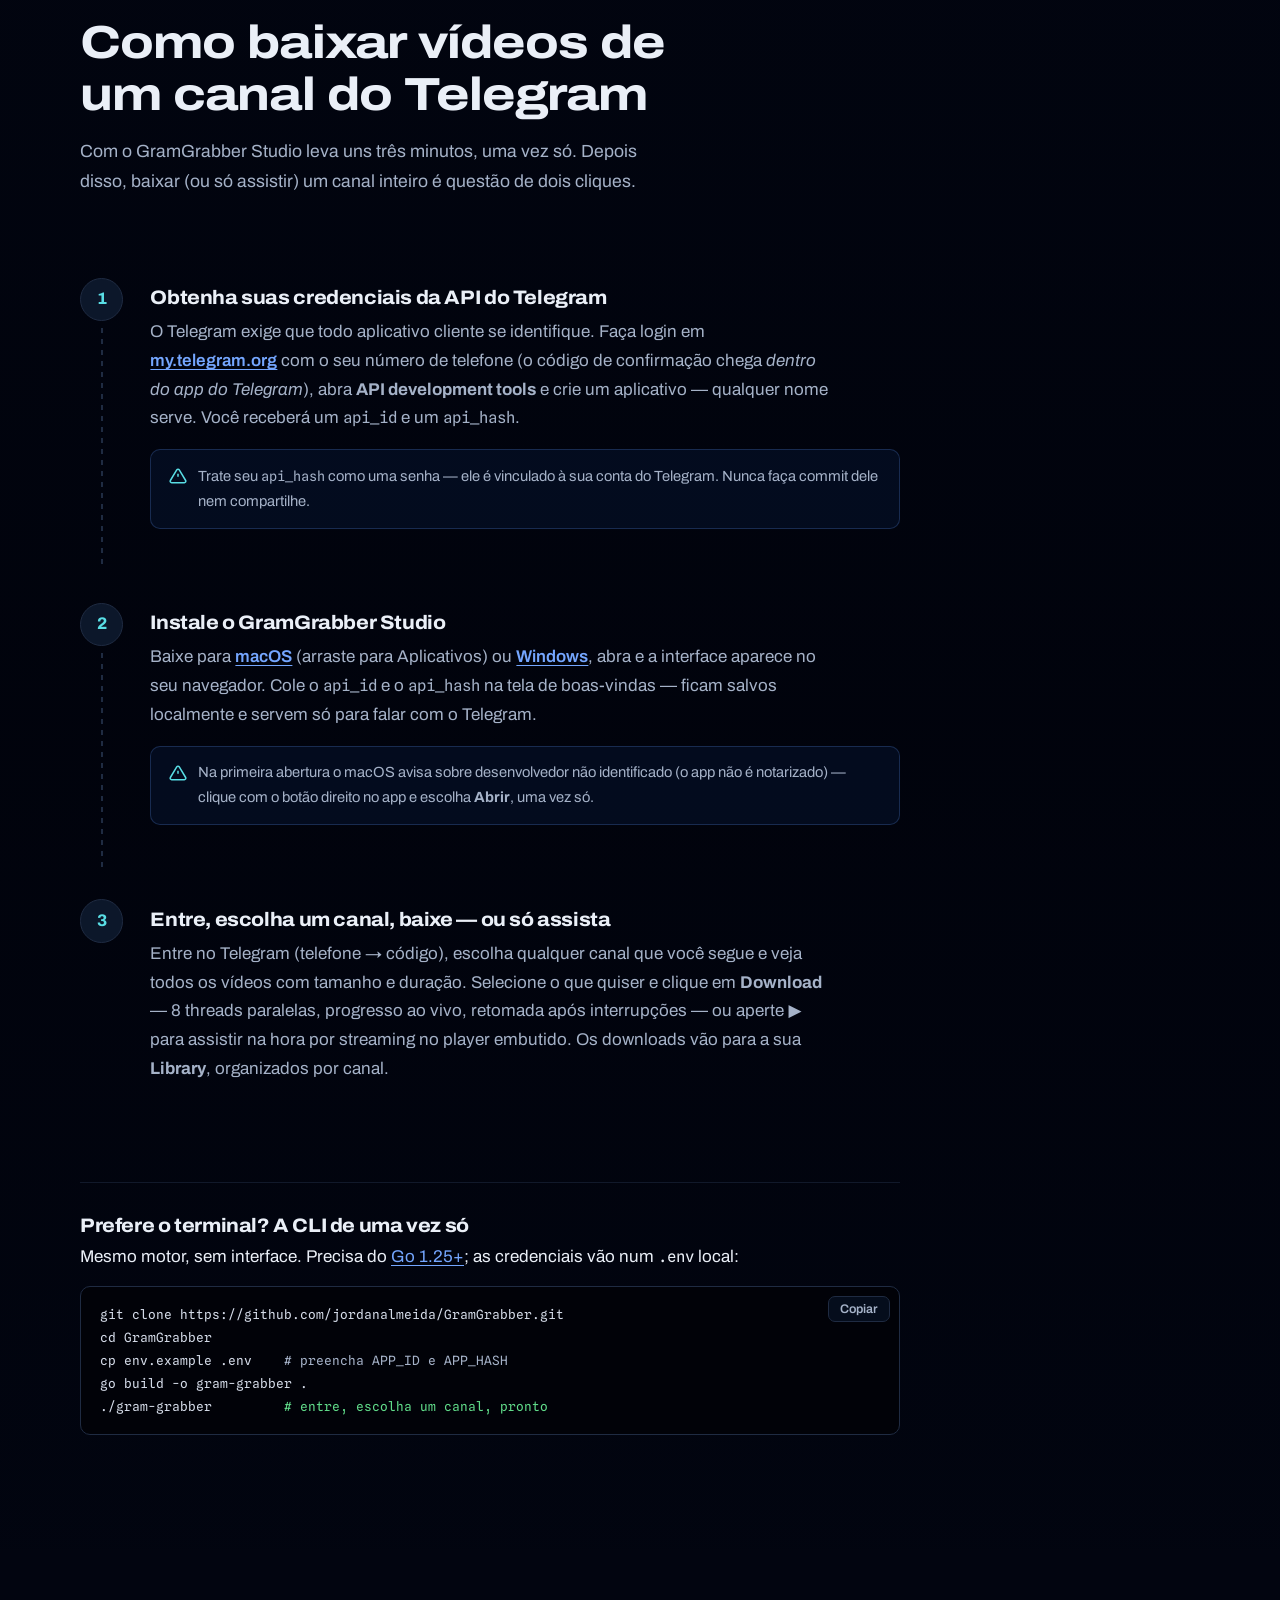
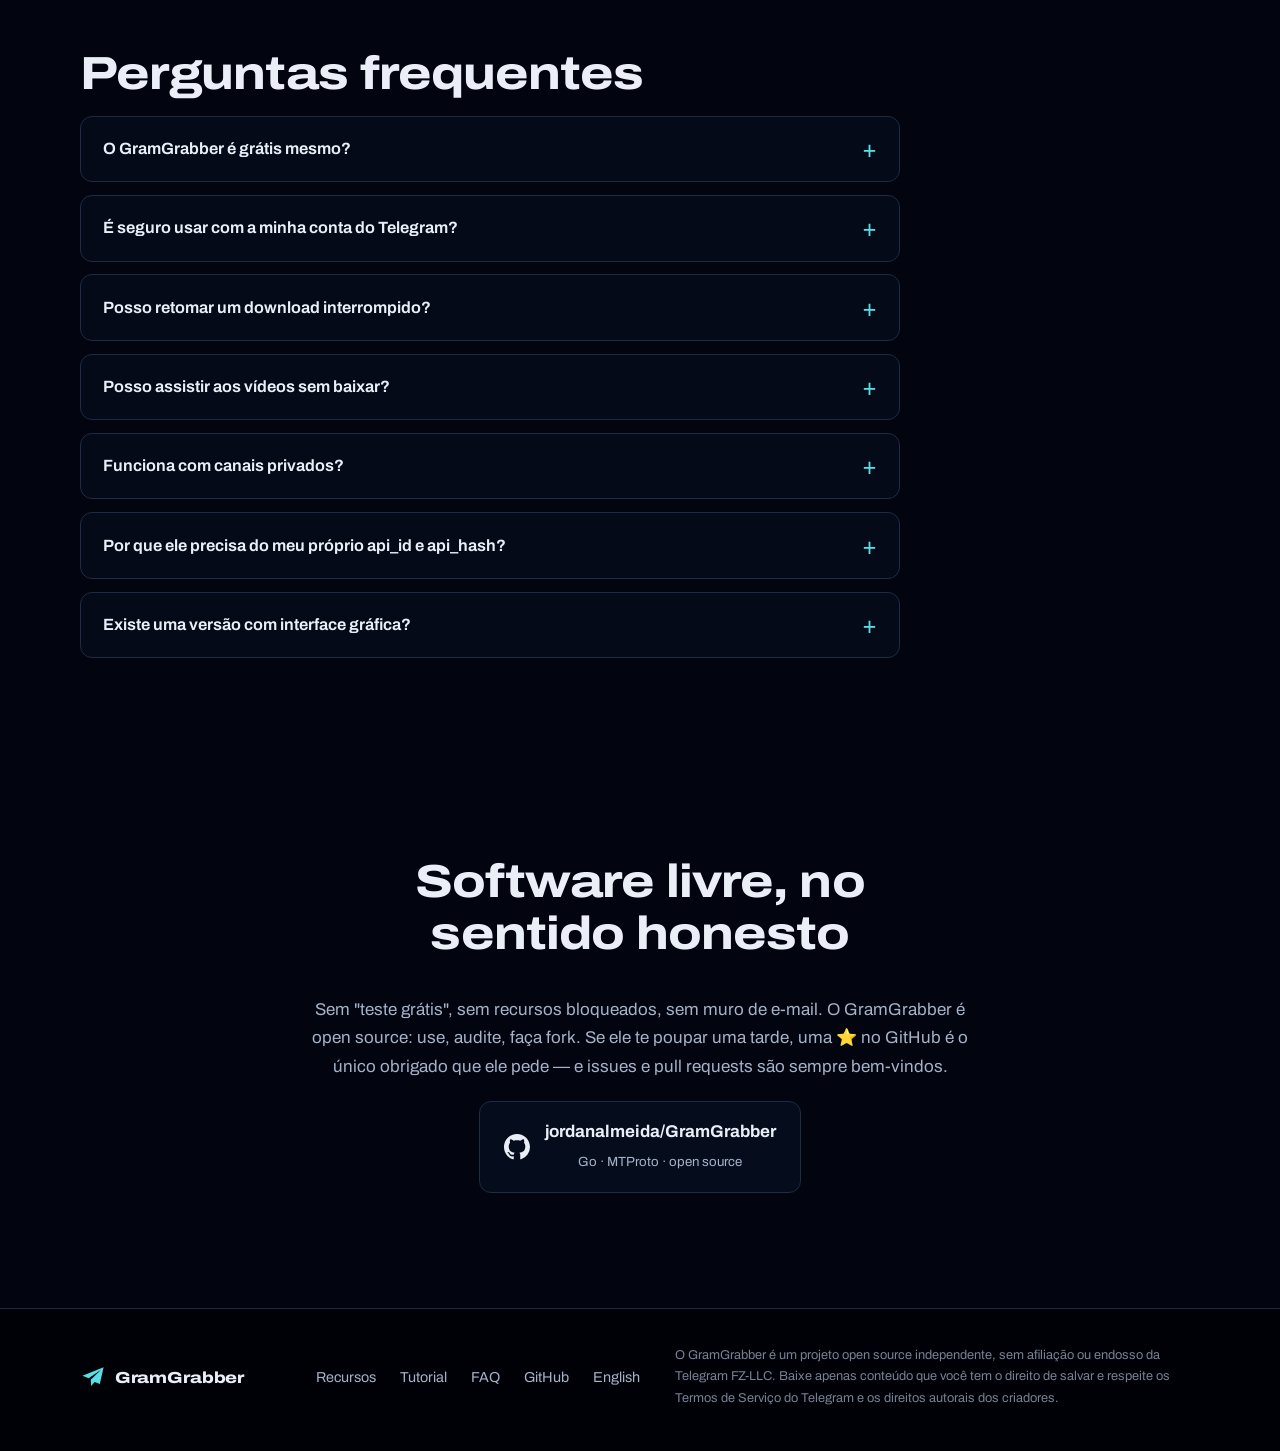
<file: docs/pt/index.html>
<!DOCTYPE html>
<html lang="pt-BR">
<head>
<meta charset="UTF-8">
<meta name="viewport" content="width=device-width, initial-scale=1">
<title>GramGrabber — Baixador de Vídeos de Canais do Telegram, Grátis e Open Source</title>
<meta name="description" content="Baixe vídeos de canais do Telegram em alta velocidade — ou assista na hora, sem baixar. GramGrabber é um app grátis e open source para Mac, Windows e Linux com player embutido, downloads paralelos retomáveis e sem limites.">
<link rel="canonical" href="https://jordanalmeida.github.io/GramGrabber/pt/">
<link rel="alternate" hreflang="en" href="https://jordanalmeida.github.io/GramGrabber/">
<link rel="alternate" hreflang="pt-BR" href="https://jordanalmeida.github.io/GramGrabber/pt/">
<link rel="alternate" hreflang="x-default" href="https://jordanalmeida.github.io/GramGrabber/">
<meta name="theme-color" content="#0a0d1c">
<link rel="icon" type="image/svg+xml" href="../favicon.svg">

<!-- Open Graph -->
<meta property="og:type" content="website">
<meta property="og:site_name" content="GramGrabber">
<meta property="og:title" content="GramGrabber — Baixador de Vídeos de Canais do Telegram, Grátis e Open Source">
<meta property="og:description" content="Baixe todos os vídeos de um canal do Telegram — ou assista na hora, sem baixar. App visual para Mac/Windows/Linux com player embutido. Código aberto, grátis para sempre.">
<meta property="og:url" content="https://jordanalmeida.github.io/GramGrabber/pt/">
<meta property="og:image" content="https://jordanalmeida.github.io/GramGrabber/og.png">
<meta property="og:image:width" content="1200">
<meta property="og:image:height" content="630">
<meta property="og:locale" content="pt_BR">
<meta property="og:locale:alternate" content="en_US">

<!-- Twitter -->
<meta name="twitter:card" content="summary_large_image">
<meta name="twitter:title" content="GramGrabber — Baixador de Vídeos de Canais do Telegram, Grátis e Open Source">
<meta name="twitter:description" content="Baixe todos os vídeos de um canal do Telegram direto para o seu disco. 8 threads paralelas, retomável, open source.">
<meta name="twitter:image" content="https://jordanalmeida.github.io/GramGrabber/og.png">

<!-- Structured data -->
<script type="application/ld+json">
{
  "@context": "https://schema.org",
  "@type": "SoftwareApplication",
  "name": "GramGrabber",
  "operatingSystem": "macOS, Linux, Windows",
  "applicationCategory": "UtilitiesApplication",
  "description": "App grátis e open source para baixar vídeos de canais do Telegram com downloads paralelos retomáveis, reprodução instantânea por streaming e player embutido. Disponível como app visual (Studio) e CLI.",
  "url": "https://jordanalmeida.github.io/GramGrabber/pt/",
  "downloadUrl": "https://github.com/jordanalmeida/GramGrabber/releases/latest",
  "softwareVersion": "0.1.0",
  "softwareRequirements": "Credenciais da API do Telegram",
  "offers": { "@type": "Offer", "price": "0", "priceCurrency": "BRL" },
  "isAccessibleForFree": true,
  "license": "https://github.com/jordanalmeida/GramGrabber",
  "author": { "@type": "Person", "name": "Jordan Almeida", "url": "https://github.com/jordanalmeida" }
}
</script>
<script type="application/ld+json">
{
  "@context": "https://schema.org",
  "@type": "HowTo",
  "name": "Como baixar vídeos de um canal do Telegram com o GramGrabber",
  "description": "Instale o GramGrabber Studio, conecte sua conta do Telegram e baixe ou assista todos os vídeos de um canal em três passos.",
  "totalTime": "PT3M",
  "step": [
    { "@type": "HowToStep", "position": 1, "name": "Obtenha suas credenciais da API do Telegram", "text": "Faça login em my.telegram.org, abra API development tools e crie um aplicativo para receber seu api_id e api_hash.", "url": "https://jordanalmeida.github.io/GramGrabber/pt/#step-1" },
    { "@type": "HowToStep", "position": 2, "name": "Instale o GramGrabber Studio", "text": "Baixe o instalador para macOS ou Windows, abra e cole suas credenciais na tela de boas-vindas.", "url": "https://jordanalmeida.github.io/GramGrabber/pt/#step-2" },
    { "@type": "HowToStep", "position": 3, "name": "Entre e pegue os vídeos", "text": "Entre no Telegram pela interface no navegador, escolha qualquer canal que você segue e baixe em alta velocidade — ou aperte o play para assistir na hora por streaming.", "url": "https://jordanalmeida.github.io/GramGrabber/pt/#step-3" }
  ]
}
</script>
<script type="application/ld+json">
{
  "@context": "https://schema.org",
  "@type": "FAQPage",
  "mainEntity": [
    { "@type": "Question", "name": "O GramGrabber é grátis mesmo?", "acceptedAnswer": { "@type": "Answer", "text": "Sim. O GramGrabber é grátis e open source. Sem anúncios, sem plano premium, sem limites de download e sem cadastro. Você pode ler cada linha do código no GitHub." } },
    { "@type": "Question", "name": "É seguro usar com a minha conta do Telegram?", "acceptedAnswer": { "@type": "Answer", "text": "O GramGrabber fala diretamente com o Telegram pela API oficial MTProto usando as suas próprias credenciais. Nada passa por servidores de terceiros e a sua sessão fica na sua máquina." } },
    { "@type": "Question", "name": "Posso retomar um download interrompido?", "acceptedAnswer": { "@type": "Answer", "text": "Sim. O GramGrabber detecta arquivos parcialmente baixados e oferece retomar exatamente de onde a transferência parou." } },
    { "@type": "Question", "name": "Posso assistir aos vídeos sem baixar?", "acceptedAnswer": { "@type": "Answer", "text": "Sim. No GramGrabber Studio, aperte o play em qualquer vídeo e ele streama direto do Telegram, com busca no vídeo — nada é salvo no disco a menos que você escolha baixar." } },
    { "@type": "Question", "name": "Funciona com canais privados?", "acceptedAnswer": { "@type": "Answer", "text": "Funciona com qualquer canal que a sua conta do Telegram consiga acessar, incluindo canais privados dos quais você é membro." } },
    { "@type": "Question", "name": "Por que ele precisa do meu próprio api_id e api_hash?", "acceptedAnswer": { "@type": "Answer", "text": "O Telegram exige que todo cliente MTProto se identifique com credenciais de API. Usar as suas mantém a conexão apenas entre você e o Telegram — o GramGrabber nunca as vê nem armazena em outro lugar." } },
    { "@type": "Question", "name": "Existe uma versão com interface gráfica?", "acceptedAnswer": { "@type": "Answer", "text": "Sim — o GramGrabber Studio, com instaladores para macOS e Windows (e binário para Linux): navegue pelos canais visualmente, baixe com progresso ao vivo e assista aos vídeos num player embutido com controle de velocidade, picture-in-picture e modo cinema. A CLI clássica também está incluída." } }
  ]
}
</script>

<style>
/* ============ tokens ============ */
:root{
  --bg: oklch(11.5% 0.03 262);
  --bg-deep: oklch(8% 0.025 262);
  --surface: oklch(16% 0.035 262);
  --surface-2: oklch(20.5% 0.042 262);
  --line: oklch(29% 0.045 262);
  --ink: oklch(95% 0.012 262);
  --muted: oklch(76% 0.035 262);
  --primary: oklch(55% 0.2 262);
  --primary-deep: oklch(46% 0.19 262);
  --primary-bright: oklch(73% 0.145 262);
  --accent: oklch(83% 0.115 200);
  --success: oklch(80% 0.16 152);
  --amber: oklch(83% 0.13 85);
  --radius: 12px;
  --z-nav: 10;
  --z-skip: 20;
  --font-sans: "Archivo", system-ui, -apple-system, sans-serif;
  --font-mono: "Spline Sans Mono", ui-monospace, "SF Mono", Menlo, monospace;
}
*,*::before,*::after{ box-sizing:border-box; margin:0; padding:0 }
html{ scroll-behavior:smooth; scroll-padding-top:5.5rem }
@media (prefers-reduced-motion: reduce){ html{ scroll-behavior:auto } }
body{
  background:var(--bg); color:var(--ink);
  font-family:var(--font-sans); font-size:1.0625rem; line-height:1.7;
  -webkit-font-smoothing:antialiased; overflow-x:hidden;
}
img,svg,canvas{ max-width:100%; display:block }
a{ color:var(--primary-bright); text-decoration-thickness:1px; text-underline-offset:3px }
a:hover{ color:var(--accent) }
h1,h2,h3{ line-height:1.12; text-wrap:balance; font-weight:750;
  font-variation-settings:"wdth" 118; letter-spacing:-0.02em }
h2{ font-size:clamp(1.8rem, 1.1rem + 3vw, 2.9rem); margin-bottom:1rem }
h3{ font-size:1.22rem; font-variation-settings:"wdth" 108 }
p{ max-width:68ch; text-wrap:pretty }
code,kbd{ font-family:var(--font-mono); font-size:.92em }
:focus-visible{ outline:2px solid var(--accent); outline-offset:3px; border-radius:4px }
::selection{ background:var(--primary); color:#fff }

.skip-link{ position:fixed; top:-4rem; left:1rem; z-index:var(--z-skip);
  background:var(--primary); color:#fff; padding:.6rem 1rem; border-radius:8px;
  transition:top .2s ease-out }
.skip-link:focus{ top:1rem }

.wrap{ width:min(1120px, 100% - 3rem); margin-inline:auto }
@media (max-width:640px){ .wrap{ width:calc(100% - 2.5rem) } }

/* ============ nav ============ */
.nav{
  position:fixed; inset:0 0 auto 0; z-index:var(--z-nav);
  background:color-mix(in oklab, var(--bg-deep) 82%, transparent);
  backdrop-filter:blur(14px); -webkit-backdrop-filter:blur(14px);
  border-bottom:1px solid color-mix(in oklab, var(--line) 60%, transparent);
}
.nav-inner{ display:flex; align-items:center; gap:1.6rem; padding:.85rem 0 }
.brand{ display:flex; align-items:center; gap:.55rem; font-weight:800; font-size:1.1rem;
  font-variation-settings:"wdth" 120; color:var(--ink); text-decoration:none; letter-spacing:-0.01em }
.brand svg{ width:26px; height:26px }
.nav-links{ display:flex; gap:1.4rem; margin-left:auto; align-items:center }
.nav-links a{ color:var(--muted); text-decoration:none; font-size:.95rem; font-weight:500 }
.nav-links a:hover{ color:var(--ink) }
.lang-switch{ border:1px solid var(--line); border-radius:999px; padding:.28rem .8rem;
  font-size:.85rem !important; color:var(--ink) !important; white-space:nowrap }
.lang-switch:hover{ border-color:var(--primary-bright) }
.nav-gh{ display:inline-flex; align-items:center; gap:.45rem }
.nav-gh svg{ width:18px; height:18px; fill:currentColor }
@media (max-width:820px){ .nav-links a:not(.lang-switch):not(.nav-gh){ display:none } }

/* ============ hero ============ */
.hero{ position:relative; min-height:100svh; display:flex; flex-direction:column;
  justify-content:center; padding:7.5rem 0 4rem; isolation:isolate; overflow:clip;
  background:linear-gradient(180deg, var(--bg-deep) 0%, var(--bg) 78%, var(--bg) 100%) }
#sky{ position:absolute; inset:0; z-index:-2; width:100%; height:100% }
.hero-glow{ position:absolute; z-index:-1; width:min(900px,120vw); aspect-ratio:1.6;
  left:50%; top:-18%; transform:translateX(-50%);
  background:radial-gradient(ellipse at center, oklch(46% 0.19 262 / .32), transparent 65%);
  pointer-events:none }
.hero-grid{ display:grid; grid-template-columns:1.05fr .95fr; gap:3.5rem; align-items:center }
.hero-grid > *{ min-width:0 }
@media (max-width:920px){ .hero-grid{ grid-template-columns:1fr; gap:2.8rem } }
.hero h1{
  font-size:clamp(2.5rem, 1.2rem + 5.4vw, 4.6rem);
  font-weight:800; letter-spacing:-0.028em; margin:1.1rem 0 1.3rem;
}
.hero h1 em{ font-style:normal; color:var(--accent) }
.hero-sub{ font-size:clamp(1.05rem, 1rem + .35vw, 1.22rem); color:var(--muted); max-width:52ch }
.hero-badges{ display:flex; flex-wrap:wrap; gap:.6rem; align-items:center }
.pill{ display:inline-flex; align-items:center; gap:.42rem; border:1px solid var(--line);
  border-radius:999px; padding:.32rem .85rem; font-size:.84rem; font-weight:600; color:var(--muted);
  background:color-mix(in oklab, var(--surface) 55%, transparent) }
.pill .dot{ width:7px; height:7px; border-radius:50%; background:var(--success) }
.cta-row{ display:flex; flex-wrap:wrap; gap:.9rem; margin-top:2.1rem; align-items:center }
.btn{ display:inline-flex; align-items:center; gap:.55rem; font-weight:650; font-size:1rem;
  padding:.85rem 1.55rem; border-radius:10px; text-decoration:none; line-height:1;
  transition:transform .18s cubic-bezier(.22,1,.36,1), box-shadow .18s ease-out, background .18s ease-out }
.btn-primary{ background:var(--primary); color:#fff;
  box-shadow:0 6px 22px oklch(46% 0.19 262 / .45), inset 0 1px 0 oklch(100% 0 0 / .18) }
.btn-primary:hover{ background:var(--primary-deep); color:#fff; transform:translateY(-2px);
  box-shadow:0 10px 30px oklch(46% 0.19 262 / .55), inset 0 1px 0 oklch(100% 0 0 / .18) }
.btn-ghost{ border:1px solid var(--line); color:var(--ink);
  background:color-mix(in oklab, var(--surface) 45%, transparent) }
.btn-ghost:hover{ border-color:var(--primary-bright); color:var(--ink); transform:translateY(-2px) }
.btn svg{ width:19px; height:19px; fill:currentColor }
.hero-note{ font-size:.86rem; color:var(--muted); margin-top:1rem }
.hero-note code{ background:var(--surface); border:1px solid var(--line);
  padding:.15rem .45rem; border-radius:6px }

/* ============ terminal ============ */
.term{ background:oklch(13% 0.028 262 / .92); border:1px solid var(--line);
  border-radius:14px; overflow:hidden; font-family:var(--font-mono); font-size:.86rem;
  box-shadow:0 30px 80px oklch(5% 0.02 262 / .6), 0 0 0 1px oklch(100% 0 0 / .03);
  backdrop-filter:blur(6px); -webkit-backdrop-filter:blur(6px) }
.term-bar{ display:flex; align-items:center; gap:.45rem; padding:.7rem 1rem;
  border-bottom:1px solid var(--line); background:oklch(17% 0.03 262 / .8) }
.term-bar i{ width:11px; height:11px; border-radius:50%; background:var(--line) }
.term-bar i:nth-child(1){ background:oklch(65% 0.19 25) }
.term-bar i:nth-child(2){ background:oklch(80% 0.14 90) }
.term-bar i:nth-child(3){ background:oklch(72% 0.17 150) }
.term-title{ margin-left:auto; margin-right:auto; color:var(--muted); font-size:.76rem;
  transform:translateX(-1.6rem) }
.term-body{ padding:1.1rem 1.2rem 1.3rem; min-height:19.5rem; line-height:1.75;
  color:oklch(88% 0.02 262); overflow-x:auto }
@media (max-width:480px){ .term{ font-size:.7rem } .term-body{ min-height:16rem } }
.term-body .tp{ color:var(--muted) }
.term-body .tg{ color:var(--success) }
.term-body .tc{ color:var(--accent) }
.term-body .ta{ color:var(--amber) }
.term-body .bar-bg{ color:oklch(38% 0.05 262) }
.term-caret{ display:inline-block; width:.55em; height:1.05em; background:var(--accent);
  vertical-align:text-bottom; animation:blink 1.06s steps(1) infinite }
@keyframes blink{ 50%{ opacity:0 } }
@media (prefers-reduced-motion: reduce){ .term-caret{ animation:none } }

/* ============ flight path divider ============ */
.flight{ position:relative; height:150px; margin:-1px 0; pointer-events:none }
.flight svg{ position:absolute; inset:0; width:100%; height:100% }
.flight .path{ fill:none; stroke:oklch(55% 0.16 240 / .55); stroke-width:1.6;
  stroke-dasharray:7 9; stroke-linecap:round }
.flight .plane{ fill:var(--accent) }

/* ============ sections ============ */
section{ padding:clamp(4rem, 3rem + 4vw, 7rem) 0; position:relative }
.section-lede{ color:var(--muted); font-size:1.1rem; max-width:58ch; margin-bottom:3rem }

/* features — alternating rows */
.feat{ display:grid; grid-template-columns:1fr 1fr; gap:clamp(2rem,4vw,4.5rem);
  align-items:center; padding:clamp(2.2rem,3vw,3.4rem) 0 }
.feat + .feat{ border-top:1px solid color-mix(in oklab, var(--line) 55%, transparent) }
.feat:nth-child(even) .feat-visual{ order:-1 }
@media (max-width:820px){
  .feat{ grid-template-columns:1fr }
  .feat:nth-child(even) .feat-visual{ order:0 }
}
.feat h3{ font-size:clamp(1.4rem,1.1rem + 1.4vw,2rem); margin-bottom:.8rem }
.feat p{ color:var(--muted) }
.feat p strong{ color:var(--ink) }
.feat-visual{ background:var(--surface); border:1px solid var(--line); border-radius:var(--radius);
  padding:1.6rem; font-family:var(--font-mono); font-size:.85rem; overflow:hidden }
.threads{ display:grid; gap:.7rem }
.thread{ display:grid; grid-template-columns:auto 1fr auto; gap:.8rem; align-items:center;
  color:var(--muted) }
.thread .tno{ color:var(--accent); font-size:.78rem }
.thread .track{ height:8px; border-radius:99px; background:oklch(26% 0.04 262); overflow:hidden }
.thread .fill{ display:block; height:100%; border-radius:99px;
  background:linear-gradient(90deg, var(--primary), var(--accent));
  width:var(--w,60%); transition:width 1.4s cubic-bezier(.22,1,.36,1) }
.thread .pct{ font-size:.78rem; min-width:3.2ch; text-align:right }
.resume-demo{ display:grid; gap:.9rem; color:var(--muted) }
.resume-demo .row{ display:flex; gap:.7rem; align-items:baseline; flex-wrap:wrap }
.resume-demo .tag{ font-size:.72rem; font-weight:700; letter-spacing:.04em; padding:.18rem .55rem;
  border-radius:6px }
.tag-stop{ background:oklch(35% 0.12 25 / .5); color:oklch(85% 0.1 25) }
.tag-go{ background:oklch(32% 0.1 152 / .55); color:var(--success) }
.picker-demo{ display:grid; gap:.35rem; color:var(--muted) }
.picker-demo .sel{ color:var(--ink); background:oklch(30% 0.09 262 / .6); border-radius:6px;
  padding:.2rem .6rem; display:flex; justify-content:space-between; gap:1rem }
.picker-demo .opt{ padding:.2rem .6rem; display:flex; justify-content:space-between; gap:1rem }
.picker-demo .count{ color:var(--accent); font-size:.8rem }
.mtproto{ display:grid; gap:.6rem; justify-items:center; text-align:center; padding:.6rem 0 }
.mtproto .node{ display:flex; align-items:center; gap:.55rem; color:var(--ink); font-weight:600;
  font-family:var(--font-sans) }
.mtproto .link-line{ width:2px; height:34px;
  background:repeating-linear-gradient(180deg, var(--accent) 0 5px, transparent 5px 10px) }
.mtproto .lbl{ font-size:.75rem; color:var(--muted) }
.stream-demo{ display:grid; gap:.8rem; color:var(--muted) }
.stream-demo .sd-title{ color:var(--ink); display:flex; gap:.7rem; align-items:baseline }
.stream-demo .sd-live{ font-size:.68rem; font-weight:700; letter-spacing:.05em;
  padding:.16rem .5rem; border-radius:6px; background:oklch(32% 0.1 152 / .55);
  color:var(--success) }
.stream-demo .sd-controls{ display:flex; gap:1.1rem; align-items:center; font-size:.95rem;
  color:oklch(88% 0.02 262) }
.stream-demo .sd-gap{ flex:1 }

/* ============ tutorial ============ */
.tutorial{ background:linear-gradient(180deg, var(--bg) 0%, oklch(10% 0.03 262) 50%, var(--bg) 100%) }
.steps{ display:block; counter-reset:step; max-width:820px }
.step{ position:relative; padding:2.2rem 0 2.6rem 4.4rem }
.step::before{ counter-increment:step; content:counter(step);
  position:absolute; left:0; top:2.05rem; width:2.7rem; height:2.7rem;
  display:grid; place-items:center; border-radius:50%;
  background:var(--surface-2); border:1px solid var(--line);
  color:var(--accent); font-weight:750; font-size:1.05rem }
.step::after{ content:""; position:absolute; left:1.32rem; top:5.2rem; bottom:0; width:2px;
  background:repeating-linear-gradient(180deg, var(--line) 0 5px, transparent 5px 11px) }
.step:last-child::after{ display:none }
.step h3{ margin-bottom:.55rem; padding-top:.45rem }
.step p{ color:var(--muted); margin-bottom:1rem }
.step p a{ font-weight:600 }
.codeblock{ position:relative; background:oklch(9% 0.025 262); border:1px solid var(--line);
  border-radius:10px; margin:.9rem 0; max-width:100% }
.codeblock pre{ padding:1rem 5.2rem 1rem 1.2rem; overflow-x:auto; font-family:var(--font-mono);
  font-size:.87rem; line-height:1.65; color:oklch(89% 0.02 262) }
.codeblock .cm{ color:var(--muted) }
.codeblock .cs{ color:var(--success) }
.copy-btn{ position:absolute; top:.55rem; right:.55rem; border:1px solid var(--line);
  background:var(--surface); color:var(--muted); font-family:var(--font-sans); font-size:.78rem;
  font-weight:600; padding:.32rem .7rem; border-radius:7px; cursor:pointer;
  transition:color .15s, border-color .15s }
.copy-btn:hover{ color:var(--ink); border-color:var(--primary-bright) }
.step-tip{ display:flex; gap:.7rem; background:oklch(20% 0.06 262 / .5);
  border:1px solid oklch(38% 0.09 262 / .6); border-radius:10px; padding:.85rem 1.1rem;
  font-size:.92rem; color:var(--muted) }
.step-tip svg{ flex:none; width:18px; height:18px; margin-top:.22rem; stroke:var(--accent) }
.cli-alt{ max-width:820px; margin-top:2.5rem; padding-top:2rem;
  border-top:1px solid color-mix(in oklab, var(--line) 55%, transparent) }
.cli-alt h3{ margin-bottom:.4rem }
.cli-alt .hint{ margin-bottom:.4rem }

/* ============ faq ============ */
.faq-list{ max-width:820px; display:grid; gap:.8rem }
.faq-item{ border:1px solid var(--line); border-radius:var(--radius);
  background:color-mix(in oklab, var(--surface) 70%, transparent); overflow:hidden }
.faq-item summary{ cursor:pointer; list-style:none; display:flex; justify-content:space-between;
  gap:1rem; align-items:center; padding:1.15rem 1.4rem; font-weight:650; font-size:1.02rem }
.faq-item summary::-webkit-details-marker{ display:none }
.faq-item summary::after{ content:"+"; font-size:1.5rem; font-weight:400; color:var(--accent);
  line-height:1; transition:transform .25s cubic-bezier(.22,1,.36,1) }
.faq-item[open] summary::after{ transform:rotate(45deg) }
.faq-item .faq-a{ padding:0 1.4rem 1.25rem; color:var(--muted) }
@media (prefers-reduced-motion: reduce){ .faq-item summary::after{ transition:none } }

/* ============ open source ============ */
.oss{ text-align:center; padding-bottom:clamp(5rem,4rem + 4vw,8rem) }
.oss-inner{ max-width:680px; margin-inline:auto; display:grid; justify-items:center; gap:1.2rem }
.oss p{ color:var(--muted) }
.gh-card{ display:inline-flex; align-items:center; gap:.9rem; border:1px solid var(--line);
  border-radius:12px; padding:1rem 1.5rem; text-decoration:none; color:var(--ink);
  background:var(--surface); transition:border-color .2s, transform .2s cubic-bezier(.22,1,.36,1) }
.gh-card:hover{ border-color:var(--primary-bright); transform:translateY(-2px); color:var(--ink) }
.gh-card svg{ width:26px; height:26px; fill:var(--ink) }
.gh-card .gh-name{ font-weight:700 }
.gh-card .gh-sub{ font-size:.83rem; color:var(--muted) }

/* ============ footer ============ */
footer{ border-top:1px solid var(--line); padding:2.2rem 0 2.6rem;
  color:var(--muted); font-size:.9rem; background:var(--bg-deep) }
.foot-inner{ display:flex; flex-wrap:wrap; gap:1.2rem 2.2rem; align-items:center }
.foot-inner .brand{ font-size:1rem }
.foot-links{ display:flex; gap:1.5rem; margin-left:auto; flex-wrap:wrap }
.foot-links a{ color:var(--muted); text-decoration:none }
.foot-links a:hover{ color:var(--ink) }
.legal{ width:100%; font-size:.8rem; color:oklch(60% 0.03 262); max-width:75ch }

/* ============ reveals (JS enhancement only) ============ */
.js .reveal{ opacity:0; transform:translateY(22px);
  transition:opacity .7s ease-out, transform .7s cubic-bezier(.22,1,.36,1) }
.js .reveal.in{ opacity:1; transform:none }
@media (prefers-reduced-motion: reduce){
  .js .reveal{ opacity:1; transform:none; transition:none }
}
</style>

<link rel="preconnect" href="https://fonts.googleapis.com">
<link rel="preconnect" href="https://fonts.gstatic.com" crossorigin>
<link href="https://fonts.googleapis.com/css2?family=Archivo:wdth,wght@62..125,100..900&family=Spline+Sans+Mono:wght@400;500;600&display=swap" rel="stylesheet">
</head>
<body>
<a class="skip-link" href="#main">Pular para o conteúdo</a>

<nav class="nav" aria-label="Principal">
  <div class="wrap nav-inner">
    <a class="brand" href="#top" aria-label="Página inicial do GramGrabber">
      <svg viewBox="0 0 32 32" aria-hidden="true"><path d="M29 4 3 14.4l7.6 3.2L26 7 13.2 19.5l.5 7.5 4.4-5 6.3 2.7L29 4Z" fill="oklch(83% 0.115 200)"/></svg>
      GramGrabber
    </a>
    <div class="nav-links">
      <a href="#features">Recursos</a>
      <a href="#tutorial">Tutorial</a>
      <a href="#faq">FAQ</a>
      <a class="nav-gh" href="https://github.com/jordanalmeida/GramGrabber" rel="noopener">
        <svg viewBox="0 0 16 16" aria-hidden="true"><path d="M8 0C3.58 0 0 3.58 0 8c0 3.54 2.29 6.53 5.47 7.59.4.07.55-.17.55-.38 0-.19-.01-.82-.01-1.49-2.01.37-2.53-.49-2.69-.94-.09-.23-.48-.94-.82-1.13-.28-.15-.68-.52-.01-.53.63-.01 1.08.58 1.23.82.72 1.21 1.87.87 2.33.66.07-.52.28-.87.51-1.07-1.78-.2-3.64-.89-3.64-3.95 0-.87.31-1.59.82-2.15-.08-.2-.36-1.02.08-2.12 0 0 .67-.21 2.2.82.64-.18 1.32-.27 2-.27s1.36.09 2 .27c1.53-1.04 2.2-.82 2.2-.82.44 1.1.16 1.92.08 2.12.51.56.82 1.27.82 2.15 0 3.07-1.87 3.75-3.65 3.95.29.25.54.73.54 1.48 0 1.07-.01 1.93-.01 2.2 0 .21.15.46.55.38A8.01 8.01 0 0 0 16 8c0-4.42-3.58-8-8-8Z"/></svg>
        GitHub
      </a>
      <a class="lang-switch" href="../" lang="en" hreflang="en">EN</a>
    </div>
  </div>
</nav>

<main id="main">
<!-- ================= HERO ================= -->
<header class="hero" id="top">
  <canvas id="sky" aria-hidden="true"></canvas>
  <div class="hero-glow" aria-hidden="true"></div>
  <div class="wrap hero-grid">
    <div>
      <div class="hero-badges">
        <span class="pill"><span class="dot"></span>Grátis &amp; open source</span>
        <span class="pill">App visual + CLI</span>
        <span class="pill">macOS · Windows · Linux</span>
      </div>
      <h1>Baixe vídeos de canais do Telegram <em>em velocidade máxima</em>.</h1>
      <p class="hero-sub">O GramGrabber puxa todos os vídeos de um canal do Telegram direto para o seu disco — ou streama na hora, sem precisar baixar. Downloads paralelos retomáveis, player embutido, sem anúncios, sem limite de tamanho, sem servidores intermediários. Só a sua máquina e o Telegram.</p>
      <div class="cta-row">
        <a class="btn btn-primary" href="https://github.com/jordanalmeida/GramGrabber/releases/latest/download/GramGrabber-Studio-mac.dmg">
          <svg viewBox="0 0 24 24" aria-hidden="true"><path d="M16.4 12.7c0-2.4 2-3.6 2.1-3.7-1.1-1.7-2.9-1.9-3.5-1.9-1.5-.2-2.9.9-3.7.9-.8 0-1.9-.9-3.2-.86-1.6 0-3.1 1-4 2.4-1.7 3-0.4 7.4 1.2 9.8.8 1.2 1.8 2.5 3.1 2.4 1.2-.05 1.7-.8 3.2-.8s1.9.8 3.2.77c1.3 0 2.2-1.2 3-2.4.9-1.4 1.3-2.7 1.3-2.8-.03-.01-2.6-1-2.6-3.9ZM14 5.6c.7-.8 1.1-1.9 1-3-1 .04-2.1.65-2.8 1.4-.6.7-1.2 1.8-1 2.9 1.1.1 2.2-.5 2.8-1.4Z"/></svg>
          Baixar para macOS
        </a>
        <a class="btn btn-ghost" href="https://github.com/jordanalmeida/GramGrabber/releases/latest/download/gram-grabber-studio_windows.exe">
          <svg viewBox="0 0 24 24" aria-hidden="true"><path d="M3 5.5 10.5 4.4v7.1H3V5.5Zm0 13 7.5 1.1v-7H3v5.9ZM11.5 4.2 21 3v8.5h-9.5V4.2Zm0 15.6L21 21v-8.5h-9.5v7.3Z"/></svg>
          Baixar para Windows
        </a>
        <a class="btn btn-ghost" href="https://github.com/jordanalmeida/GramGrabber" rel="noopener">
          <svg viewBox="0 0 16 16" aria-hidden="true"><path d="M8 0C3.58 0 0 3.58 0 8c0 3.54 2.29 6.53 5.47 7.59.4.07.55-.17.55-.38 0-.19-.01-.82-.01-1.49-2.01.37-2.53-.49-2.69-.94-.09-.23-.48-.94-.82-1.13-.28-.15-.68-.52-.01-.53.63-.01 1.08.58 1.23.82.72 1.21 1.87.87 2.33.66.07-.52.28-.87.51-1.07-1.78-.2-3.64-.89-3.64-3.95 0-.87.31-1.59.82-2.15-.08-.2-.36-1.02.08-2.12 0 0 .67-.21 2.2.82.64-.18 1.32-.27 2-.27s1.36.09 2 .27c1.53-1.04 2.2-.82 2.2-.82.44 1.1.16 1.92.08 2.12.51.56.82 1.27.82 2.15 0 3.07-1.87 3.75-3.65 3.95.29.25.54.73.54 1.48 0 1.07-.01 1.93-.01 2.2 0 .21.15.46.55.38A8.01 8.01 0 0 0 16 8c0-4.42-3.58-8-8-8Z"/></svg>
          GitHub
        </a>
      </div>
      <p class="hero-note">Linux e CLI na <a href="https://github.com/jordanalmeida/GramGrabber/releases/latest" rel="noopener">página de releases</a>. Prefere o terminal? <code>git clone → go build → pronto</code></p>
    </div>

    <div class="term reveal" aria-label="Demonstração do GramGrabber no terminal">
      <div class="term-bar" aria-hidden="true"><i></i><i></i><i></i><span class="term-title">gram-grabber — zsh</span></div>
      <pre class="term-body" id="termDemo"><span class="tp">$</span> ./gram-grabber
<span class="tg">✓</span> Conectado como <span class="tc">@voce</span>

<span class="ta">?</span> Selecione um canal:
  <span class="tc">›</span> Arquivo de Palestras <span class="tp">(1.204 vídeos)</span>
    Clube do Cinema <span class="tp">(342 vídeos)</span>
    Design Diário <span class="tp">(87 vídeos)</span>

<span class="tg">↓</span> Baixando com 8 threads…
 aula_042.mp4  <span class="tc">[██████████████░░░░░░]</span> 71%  <span class="tg">38,2 MB/s</span>
 aula_043.mp4  <span class="tc">[█████████░░░░░░░░░░░]</span> 46%  <span class="tg">35,7 MB/s</span>
 aula_044.mp4  <span class="tc">[███████████████████░]</span> 97%  <span class="tg">40,1 MB/s</span><span class="term-caret" aria-hidden="true"></span></pre>
    </div>
  </div>
</header>

<div class="flight" aria-hidden="true">
  <svg viewBox="0 0 1200 150" preserveAspectRatio="none">
    <path class="path" id="flightPath" d="M-20,110 C260,20 520,140 760,70 S1080,40 1220,90"/>
    <g id="planeG"><path class="plane" d="M0,-7 L14,0 L0,7 L3.5,0 Z"/></g>
  </svg>
</div>

<!-- ================= RECURSOS ================= -->
<section id="features" aria-labelledby="features-h">
  <div class="wrap">
    <h2 id="features-h" class="reveal">Feito para esvaziar um canal, não para você ficar vigiando</h2>
    <p class="section-lede reveal">A maioria dos baixadores de vídeo do Telegram são truques de navegador que engasgam com arquivos grandes. O GramGrabber é um cliente MTProto de verdade, que trata um vídeo de 2&nbsp;GB como qualquer outro arquivo: divide, transmite e verifica.</p>

    <div class="feat reveal">
      <div>
        <h3>8 threads paralelas, banda saturada</h3>
        <p>Cada vídeo é baixado por <strong>8 conexões simultâneas</strong> — um download que levaria 20 minutos no app do Telegram chega em uma fração do tempo. O limite passa a ser a sua internet, não o cliente.</p>
      </div>
      <div class="feat-visual threads" role="img" aria-label="Oito threads de download rodando em paralelo">
        <div class="thread"><span class="tno">T1</span><span class="track"><span class="fill" style="--w:88%"></span></span><span class="pct">88%</span></div>
        <div class="thread"><span class="tno">T2</span><span class="track"><span class="fill" style="--w:64%"></span></span><span class="pct">64%</span></div>
        <div class="thread"><span class="tno">T3</span><span class="track"><span class="fill" style="--w:95%"></span></span><span class="pct">95%</span></div>
        <div class="thread"><span class="tno">T4</span><span class="track"><span class="fill" style="--w:51%"></span></span><span class="pct">51%</span></div>
        <div class="thread"><span class="tno">T5</span><span class="track"><span class="fill" style="--w:76%"></span></span><span class="pct">76%</span></div>
        <div class="thread"><span class="tno">T6</span><span class="track"><span class="fill" style="--w:69%"></span></span><span class="pct">69%</span></div>
        <div class="thread"><span class="tno">T7</span><span class="track"><span class="fill" style="--w:83%"></span></span><span class="pct">83%</span></div>
        <div class="thread"><span class="tno">T8</span><span class="track"><span class="fill" style="--w:58%"></span></span><span class="pct">58%</span></div>
      </div>
    </div>

    <div class="feat reveal">
      <div>
        <h3>Caiu em 97%? Retoma dos 97%.</h3>
        <p>O Wi-Fi cai, o notebook dorme, o Telegram limita a taxa. O GramGrabber <strong>detecta arquivos parciais e retoma exatamente de onde a transferência parou</strong> — sem baixar de novo gigabytes que você já tem.</p>
      </div>
      <div class="feat-visual resume-demo" role="img" aria-label="Um download interrompido em 97 por cento retomando do mesmo ponto">
        <div class="row"><span class="tag tag-stop">CONEXÃO PERDIDA</span><span>aula_044.mp4 — 1,9 GB de 2,0 GB</span></div>
        <div class="thread"><span class="tno">↻</span><span class="track"><span class="fill" style="--w:97%"></span></span><span class="pct">97%</span></div>
        <div class="row"><span class="tag tag-go">RETOMADO</span><span>continuando do byte 2.040.109.465…</span></div>
      </div>
    </div>

    <div class="feat reveal">
      <div>
        <h3>Assista na hora — sem precisar baixar</h3>
        <p>Aperte ▶ em qualquer vídeo e ele <strong>streama direto do Telegram</strong> no player embutido do GramGrabber Studio: busca no vídeo, velocidade até 2×, picture-in-picture, modo cinema e ele lembra onde você parou. Nada toca o seu disco a menos que você escolha baixar.</p>
      </div>
      <div class="feat-visual stream-demo" role="img" aria-label="Player embutido streamando um vídeo com progresso e controles">
        <div class="sd-title">▶ aula_044.mp4 <span class="sd-live">STREAMING</span></div>
        <div class="thread"><span class="tno">▶</span><span class="track"><span class="fill" style="--w:34%"></span></span><span class="pct">17:42</span></div>
        <div class="sd-controls"><span>⏮</span><span>⏯</span><span>⏭</span><span class="sd-gap"></span><span>1,5×</span><span>PiP</span><span>⛶</span></div>
      </div>
    </div>

    <div class="feat reveal">
      <div>
        <h3>Escolha um canal como quem escolhe uma playlist</h3>
        <p>Nada de caçar IDs de canal ou colar URLs. O GramGrabber lista <strong>todos os canais que a sua conta segue</strong> — navegador visual com busca no Studio, menu interativo na CLI.</p>
      </div>
      <div class="feat-visual picker-demo" role="img" aria-label="Menu interativo de seleção de canais">
        <div class="sel"><span>› Arquivo de Palestras</span><span class="count">1.204 vídeos</span></div>
        <div class="opt"><span>&nbsp;&nbsp;Clube do Cinema</span><span class="count">342 vídeos</span></div>
        <div class="opt"><span>&nbsp;&nbsp;Design Diário</span><span class="count">87 vídeos</span></div>
        <div class="opt"><span>&nbsp;&nbsp;Cofre Retrô Gamer</span><span class="count">2.051 vídeos</span></div>
      </div>
    </div>

    <div class="feat reveal">
      <div>
        <h3>Suas credenciais, sua máquina, nada no meio</h3>
        <p>O GramGrabber fala <strong>MTProto — o protocolo do próprio Telegram</strong> — direto do seu computador, com as suas credenciais pessoais de API. Nenhum servidor de terceiros vê a sua sessão, seus canais ou seus arquivos. O código é aberto; confira você mesmo.</p>
      </div>
      <div class="feat-visual mtproto" role="img" aria-label="Diagrama: sua máquina conecta direto ao Telegram, sem servidor no meio">
        <div class="node">💻 Sua máquina</div>
        <div class="link-line"></div>
        <div class="lbl">MTProto · TLS · seu api_id</div>
        <div class="link-line"></div>
        <div class="node">✈️ Telegram</div>
      </div>
    </div>
  </div>
</section>

<!-- ================= TUTORIAL ================= -->
<section id="tutorial" class="tutorial" aria-labelledby="tutorial-h">
  <div class="wrap">
    <h2 id="tutorial-h" class="reveal">Como baixar vídeos de um canal do Telegram</h2>
    <p class="section-lede reveal">Com o GramGrabber Studio leva uns três minutos, uma vez só. Depois disso, baixar (ou só assistir) um canal inteiro é questão de dois cliques.</p>

    <div class="steps">
      <div class="step reveal" id="step-1">
        <h3>Obtenha suas credenciais da API do Telegram</h3>
        <p>O Telegram exige que todo aplicativo cliente se identifique. Faça login em <a href="https://my.telegram.org" rel="noopener">my.telegram.org</a> com o seu número de telefone (o código de confirmação chega <em>dentro do app do Telegram</em>), abra <strong>API development tools</strong> e crie um aplicativo — qualquer nome serve. Você receberá um <code>api_id</code> e um <code>api_hash</code>.</p>
        <div class="step-tip">
          <svg viewBox="0 0 24 24" fill="none" stroke-width="2" aria-hidden="true"><path d="M12 9v4m0 4h.01M10.3 3.9 1.8 18a2 2 0 0 0 1.7 3h17a2 2 0 0 0 1.7-3L13.7 3.9a2 2 0 0 0-3.4 0Z"/></svg>
          <span>Trate seu <code>api_hash</code> como uma senha — ele é vinculado à sua conta do Telegram. Nunca faça commit dele nem compartilhe.</span>
        </div>
      </div>

      <div class="step reveal" id="step-2">
        <h3>Instale o GramGrabber Studio</h3>
        <p>Baixe para <a href="https://github.com/jordanalmeida/GramGrabber/releases/latest/download/GramGrabber-Studio-mac.dmg">macOS</a> (arraste para Aplicativos) ou <a href="https://github.com/jordanalmeida/GramGrabber/releases/latest/download/gram-grabber-studio_windows.exe">Windows</a>, abra e a interface aparece no seu navegador. Cole o <code>api_id</code> e o <code>api_hash</code> na tela de boas-vindas — ficam salvos localmente e servem só para falar com o Telegram.</p>
        <div class="step-tip">
          <svg viewBox="0 0 24 24" fill="none" stroke-width="2" aria-hidden="true"><path d="M12 9v4m0 4h.01M10.3 3.9 1.8 18a2 2 0 0 0 1.7 3h17a2 2 0 0 0 1.7-3L13.7 3.9a2 2 0 0 0-3.4 0Z"/></svg>
          <span>Na primeira abertura o macOS avisa sobre desenvolvedor não identificado (o app não é notarizado) — clique com o botão direito no app e escolha <strong>Abrir</strong>, uma vez só.</span>
        </div>
      </div>

      <div class="step reveal" id="step-3">
        <h3>Entre, escolha um canal, baixe — ou só assista</h3>
        <p>Entre no Telegram (telefone → código), escolha qualquer canal que você segue e veja todos os vídeos com tamanho e duração. Selecione o que quiser e clique em <strong>Download</strong> — 8 threads paralelas, progresso ao vivo, retomada após interrupções — ou aperte <strong>▶</strong> para assistir na hora por streaming no player embutido. Os downloads vão para a sua <strong>Library</strong>, organizados por canal.</p>
      </div>
    </div>

    <div class="cli-alt reveal">
      <h3 id="cli">Prefere o terminal? A CLI de uma vez só</h3>
      <p class="hint">Mesmo motor, sem interface. Precisa do <a href="https://go.dev/dl/" rel="noopener">Go 1.25+</a>; as credenciais vão num <code>.env</code> local:</p>
      <div class="codeblock"><pre><code>git clone https://github.com/jordanalmeida/GramGrabber.git
cd GramGrabber
cp env.example .env    <span class="cm"># preencha APP_ID e APP_HASH</span>
go build -o gram-grabber .
./gram-grabber         <span class="cs"># entre, escolha um canal, pronto</span></code></pre><button class="copy-btn" type="button" aria-label="Copiar comandos da CLI">Copiar</button></div>
    </div>
  </div>
</section>

<!-- ================= FAQ ================= -->
<section id="faq" aria-labelledby="faq-h">
  <div class="wrap">
    <h2 id="faq-h" class="reveal">Perguntas frequentes</h2>
    <div class="faq-list">
      <details class="faq-item reveal">
        <summary>O GramGrabber é grátis mesmo?</summary>
        <div class="faq-a"><p>Sim — grátis e open source, para sempre. Sem anúncios, sem plano premium, sem limite de downloads, sem cadastro, sem telemetria. Você pode ler cada linha do código <a href="https://github.com/jordanalmeida/GramGrabber" rel="noopener">no GitHub</a>.</p></div>
      </details>
      <details class="faq-item reveal">
        <summary>É seguro usar com a minha conta do Telegram?</summary>
        <div class="faq-a"><p>O GramGrabber conecta diretamente ao Telegram pela API oficial MTProto — o mesmo protocolo dos apps oficiais — com as suas próprias credenciais. Nada passa por servidores de terceiros e o arquivo de sessão fica na sua máquina.</p></div>
      </details>
      <details class="faq-item reveal">
        <summary>Posso retomar um download interrompido?</summary>
        <div class="faq-a"><p>Sim. O GramGrabber detecta arquivos parcialmente baixados e oferece continuar exatamente de onde a transferência parou — mesmo depois de um travamento, queda de rede ou reinicialização.</p></div>
      </details>
      <details class="faq-item reveal">
        <summary>Posso assistir aos vídeos sem baixar?</summary>
        <div class="faq-a"><p>Sim. No GramGrabber Studio, aperte ▶ em qualquer vídeo e ele streama direto do Telegram com busca no vídeo, controle de velocidade e picture-in-picture — nada é salvo no disco a menos que você escolha baixar.</p></div>
      </details>
      <details class="faq-item reveal">
        <summary>Funciona com canais privados?</summary>
        <div class="faq-a"><p>Funciona com qualquer canal que a sua conta do Telegram consiga acessar, incluindo canais privados dos quais você é membro. Ele não consegue (e não vai) acessar canais dos quais você não participa.</p></div>
      </details>
      <details class="faq-item reveal">
        <summary>Por que ele precisa do meu próprio api_id e api_hash?</summary>
        <div class="faq-a"><p>O Telegram exige que todo cliente MTProto se identifique com credenciais de API. Usar as suas mantém a conexão estritamente entre você e o Telegram — o GramGrabber nunca as vê, armazena ou transmite para outro lugar. Conseguir as suas leva dois minutos em <a href="https://my.telegram.org" rel="noopener">my.telegram.org</a> (explicado no <a href="#step-1">passo 1 do tutorial</a>).</p></div>
      </details>
      <details class="faq-item reveal">
        <summary>Existe uma versão com interface gráfica?</summary>
        <div class="faq-a"><p>Sim — o <strong>GramGrabber Studio</strong>, com instaladores para <a href="https://github.com/jordanalmeida/GramGrabber/releases/latest/download/GramGrabber-Studio-mac.dmg">macOS</a> e <a href="https://github.com/jordanalmeida/GramGrabber/releases/latest/download/gram-grabber-studio_windows.exe">Windows</a> (e binário para Linux): navegue pelos canais visualmente, baixe com progresso ao vivo e assista aos vídeos num player embutido com velocidade, picture-in-picture e modo cinema. A CLI clássica também está incluída.</p></div>
      </details>
    </div>
  </div>
</section>

<!-- ================= OPEN SOURCE ================= -->
<section class="oss" aria-labelledby="oss-h">
  <div class="wrap oss-inner">
    <h2 id="oss-h" class="reveal">Software livre, no sentido honesto</h2>
    <p class="reveal">Sem "teste grátis", sem recursos bloqueados, sem muro de e-mail. O GramGrabber é open source: use, audite, faça fork. Se ele te poupar uma tarde, uma ⭐ no GitHub é o único obrigado que ele pede — e issues e pull requests são sempre bem-vindos.</p>
    <a class="gh-card reveal" href="https://github.com/jordanalmeida/GramGrabber" rel="noopener">
      <svg viewBox="0 0 16 16" aria-hidden="true"><path d="M8 0C3.58 0 0 3.58 0 8c0 3.54 2.29 6.53 5.47 7.59.4.07.55-.17.55-.38 0-.19-.01-.82-.01-1.49-2.01.37-2.53-.49-2.69-.94-.09-.23-.48-.94-.82-1.13-.28-.15-.68-.52-.01-.53.63-.01 1.08.58 1.23.82.72 1.21 1.87.87 2.33.66.07-.52.28-.87.51-1.07-1.78-.2-3.64-.89-3.64-3.95 0-.87.31-1.59.82-2.15-.08-.2-.36-1.02.08-2.12 0 0 .67-.21 2.2.82.64-.18 1.32-.27 2-.27s1.36.09 2 .27c1.53-1.04 2.2-.82 2.2-.82.44 1.1.16 1.92.08 2.12.51.56.82 1.27.82 2.15 0 3.07-1.87 3.75-3.65 3.95.29.25.54.73.54 1.48 0 1.07-.01 1.93-.01 2.2 0 .21.15.46.55.38A8.01 8.01 0 0 0 16 8c0-4.42-3.58-8-8-8Z"/></svg>
      <span><span class="gh-name">jordanalmeida/GramGrabber</span><br><span class="gh-sub">Go · MTProto · open source</span></span>
    </a>
  </div>
</section>
</main>

<footer>
  <div class="wrap foot-inner">
    <a class="brand" href="#top">
      <svg viewBox="0 0 32 32" aria-hidden="true" width="22" height="22"><path d="M29 4 3 14.4l7.6 3.2L26 7 13.2 19.5l.5 7.5 4.4-5 6.3 2.7L29 4Z" fill="oklch(83% 0.115 200)"/></svg>
      GramGrabber
    </a>
    <div class="foot-links">
      <a href="#features">Recursos</a>
      <a href="#tutorial">Tutorial</a>
      <a href="#faq">FAQ</a>
      <a href="https://github.com/jordanalmeida/GramGrabber" rel="noopener">GitHub</a>
      <a href="../" lang="en" hreflang="en">English</a>
    </div>
    <p class="legal">O GramGrabber é um projeto open source independente, sem afiliação ou endosso da Telegram FZ-LLC. Baixe apenas conteúdo que você tem o direito de salvar e respeite os Termos de Serviço do Telegram e os direitos autorais dos criadores.</p>
  </div>
</footer>

<script>
document.documentElement.classList.add('js');
const reduced = matchMedia('(prefers-reduced-motion: reduce)').matches;

/* ---------- scroll reveals ---------- */
const io = new IntersectionObserver(es => es.forEach(e => {
  if (e.isIntersecting) { e.target.classList.add('in'); io.unobserve(e.target); }
}), { rootMargin: '0px 0px -8% 0px', threshold: 0.08 });
document.querySelectorAll('.reveal').forEach(el => io.observe(el));
setTimeout(() => document.querySelectorAll('.reveal').forEach(el => el.classList.add('in')), 2500);

/* ---------- céu noturno em canvas: 3 camadas de parallax ---------- */
(() => {
  const cv = document.getElementById('sky');
  if (!cv) return;
  const ctx = cv.getContext('2d');
  let w, h, dpr, stars = [], streaks = [];
  const LAYERS = [
    { n: 70, size: [0.5, 1.1], speed: 0.008, par: 0.12, alpha: 0.45 },
    { n: 45, size: [0.9, 1.7], speed: 0.016, par: 0.28, alpha: 0.7 },
    { n: 22, size: [1.4, 2.4], speed: 0.028, par: 0.5,  alpha: 1 }
  ];
  function resize() {
    dpr = Math.min(devicePixelRatio || 1, 2);
    w = cv.clientWidth; h = cv.clientHeight;
    cv.width = w * dpr; cv.height = h * dpr;
    ctx.setTransform(dpr, 0, 0, dpr, 0, 0);
    stars = [];
    LAYERS.forEach((L, li) => {
      for (let i = 0; i < L.n; i++) stars.push({
        x: Math.random() * w, y: Math.random() * h,
        r: L.size[0] + Math.random() * (L.size[1] - L.size[0]),
        tw: Math.random() * Math.PI * 2, li
      });
    });
  }
  function spawnStreak() {
    if (streaks.length > 2) return;
    const y = h * (0.15 + Math.random() * 0.5);
    streaks.push({ x: -60, y, vx: 6 + Math.random() * 4, vy: -0.4 - Math.random() * 0.5, life: 1 });
  }
  let scrollY = 0, t = 0;
  addEventListener('scroll', () => { scrollY = window.scrollY; }, { passive: true });
  function frame() {
    ctx.clearRect(0, 0, w, h);
    t += 0.016;
    for (const s of stars) {
      const L = LAYERS[s.li];
      s.x += L.speed; if (s.x > w + 4) s.x = -4;
      const twinkle = 0.65 + 0.35 * Math.sin(t * 1.4 + s.tw);
      const py = (s.y + scrollY * L.par) % (h + 8);
      ctx.globalAlpha = L.alpha * twinkle;
      ctx.fillStyle = s.li === 2 ? 'rgb(170,205,255)' : 'rgb(200,215,255)';
      ctx.beginPath(); ctx.arc(s.x, py, s.r, 0, 7); ctx.fill();
    }
    for (let i = streaks.length - 1; i >= 0; i--) {
      const k = streaks[i];
      k.x += k.vx; k.y += k.vy; k.life -= 0.008;
      if (k.life <= 0 || k.x > w + 80) { streaks.splice(i, 1); continue; }
      const grad = ctx.createLinearGradient(k.x - 70, k.y + 8, k.x, k.y);
      grad.addColorStop(0, 'rgba(120,190,255,0)');
      grad.addColorStop(1, `rgba(150,210,255,${0.5 * k.life})`);
      ctx.strokeStyle = grad; ctx.lineWidth = 1.4; ctx.globalAlpha = 1;
      ctx.beginPath(); ctx.moveTo(k.x - 70, k.y + 8); ctx.lineTo(k.x, k.y); ctx.stroke();
    }
    if (Math.random() < 0.004) spawnStreak();
    requestAnimationFrame(frame);
  }
  resize();
  addEventListener('resize', resize);
  if (reduced) {
    for (const s of stars) {
      const L = LAYERS[s.li];
      ctx.globalAlpha = L.alpha * 0.8;
      ctx.fillStyle = 'rgb(200,215,255)';
      ctx.beginPath(); ctx.arc(s.x, s.y, s.r, 0, 7); ctx.fill();
    }
  } else requestAnimationFrame(frame);
})();

/* ---------- rota de voo: avião segue a curva no scroll ---------- */
(() => {
  const path = document.getElementById('flightPath');
  const plane = document.getElementById('planeG');
  if (!path || !plane) return;
  const len = path.getTotalLength();
  path.style.strokeDasharray = '7 9';
  function place(p) {
    const pt = path.getPointAtLength(p * len);
    const ahead = path.getPointAtLength(Math.min(len, p * len + 2));
    const ang = Math.atan2(ahead.y - pt.y, ahead.x - pt.x) * 180 / Math.PI;
    plane.setAttribute('transform', `translate(${pt.x},${pt.y}) rotate(${ang})`);
  }
  if (reduced) { place(0.62); return; }
  const wrap = path.closest('.flight');
  function onScroll() {
    const r = wrap.getBoundingClientRect();
    const vh = innerHeight;
    const prog = Math.min(1, Math.max(0, (vh - r.top) / (vh + r.height)));
    place(prog);
  }
  addEventListener('scroll', onScroll, { passive: true });
  onScroll();
})();

/* ---------- demonstração digitada no terminal ---------- */
(() => {
  const el = document.getElementById('termDemo');
  if (!el || reduced) return;
  const finalHTML = el.innerHTML;
  const script = [
    { html: '<span class="tp">$</span> ./gram-grabber<span class="term-caret"></span>', wait: 900 },
    { html: '<span class="tp">$</span> ./gram-grabber\n<span class="tg">✓</span> Conectado como <span class="tc">@voce</span>\n\n<span class="ta">?</span> Selecione um canal:\n  <span class="tc">›</span> Arquivo de Palestras <span class="tp">(1.204 vídeos)</span>\n    Clube do Cinema <span class="tp">(342 vídeos)</span>\n    Design Diário <span class="tp">(87 vídeos)</span><span class="term-caret"></span>', wait: 1600 },
    { html: null, wait: 0 }
  ];
  let i = 0;
  function next() {
    if (i >= script.length - 1) { el.innerHTML = finalHTML; animateBars(); return; }
    el.innerHTML = script[i].html;
    setTimeout(next, script[i++].wait);
  }
  const BARS = [[71, '38,2'], [46, '35,7'], [97, '40,1']];
  let animated = false;
  function animateBars() {
    if (animated) return; animated = true;
    let p = [8, 3, 22];
    const iv = setInterval(() => {
      let done = true;
      p = p.map((v, j) => {
        const target = BARS[j][0];
        if (v < target) { done = false; return Math.min(target, v + 1 + Math.random() * 2.4); }
        return v;
      });
      const names = ['aula_042.mp4', 'aula_043.mp4', 'aula_044.mp4'];
      const barLines = p.map((v, j) => {
        const filled = Math.round(v / 5), rest = 20 - filled;
        return ` ${names[j]}  <span class="tc">[${'█'.repeat(filled)}${'░'.repeat(rest)}]</span> ${String(Math.round(v)).padStart(2)}%  <span class="tg">${BARS[j][1]} MB/s</span>`;
      });
      el.innerHTML = '<span class="tp">$</span> ./gram-grabber\n<span class="tg">✓</span> Conectado como <span class="tc">@voce</span>\n\n<span class="ta">?</span> Selecione um canal:\n  <span class="tc">›</span> Arquivo de Palestras <span class="tp">(1.204 vídeos)</span>\n    Clube do Cinema <span class="tp">(342 vídeos)</span>\n    Design Diário <span class="tp">(87 vídeos)</span>\n\n<span class="tg">↓</span> Baixando com 8 threads…\n' + barLines.join('\n') + '<span class="term-caret"></span>';
      if (done) clearInterval(iv);
    }, 90);
  }
  const tio = new IntersectionObserver(es => {
    if (es[0].isIntersecting) { tio.disconnect(); next(); }
  }, { threshold: 0.4 });
  tio.observe(el);
})();

/* ---------- botões de copiar ---------- */
document.querySelectorAll('.copy-btn').forEach(btn => {
  btn.addEventListener('click', async () => {
    const code = btn.parentElement.querySelector('pre').innerText;
    try {
      await navigator.clipboard.writeText(code);
      const old = btn.textContent; btn.textContent = '✓ Copiado';
      setTimeout(() => { btn.textContent = old; }, 1600);
    } catch { btn.textContent = 'Selecione e copie'; }
  });
});
</script>
</body>
</html>
</file>
